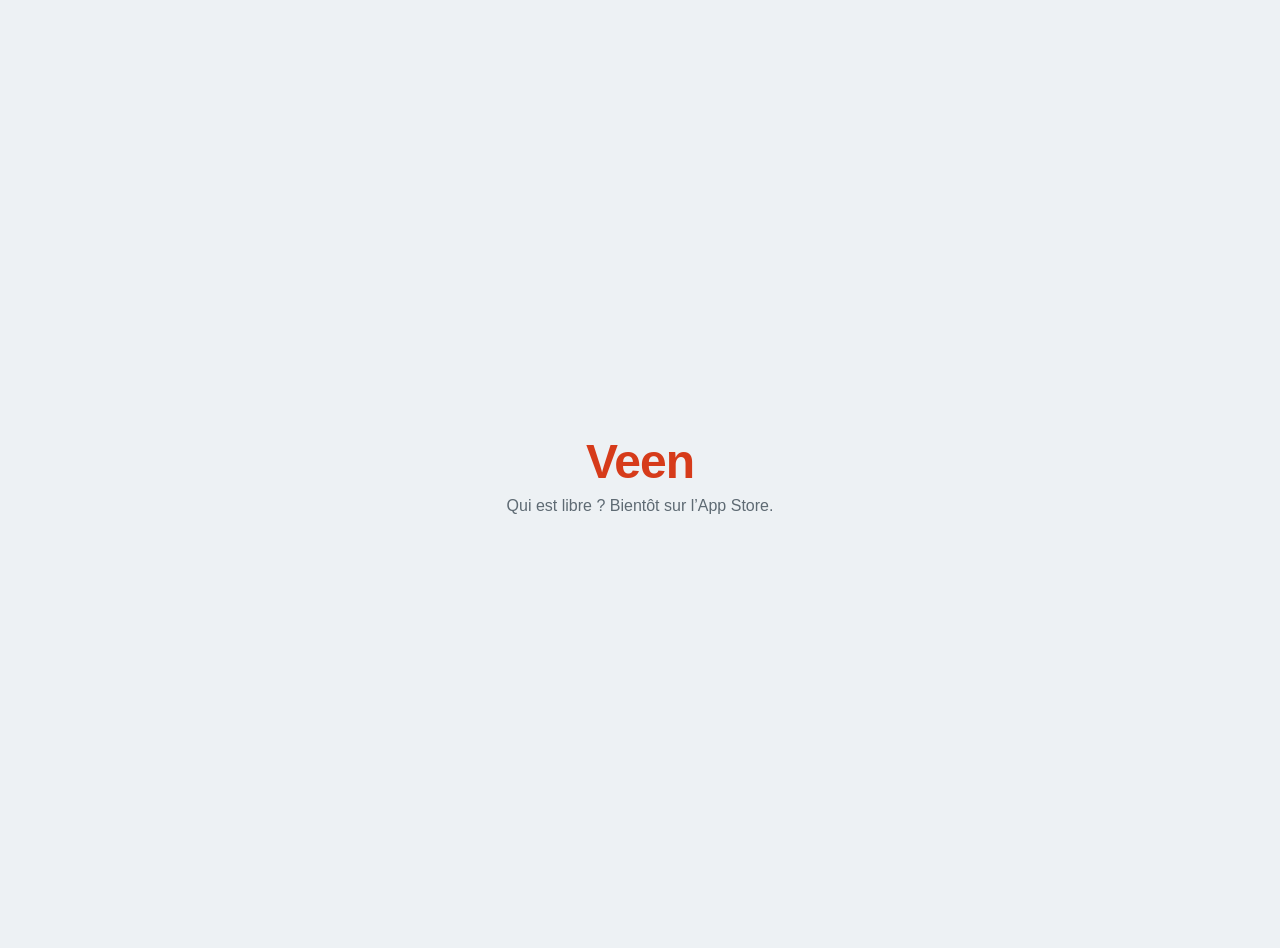
<file: index.html>
<!doctype html>
<html lang="fr">
  <head>
    <meta charset="utf-8" />
    <meta name="viewport" content="width=device-width, initial-scale=1" />
    <meta http-equiv="Content-Security-Policy" content="default-src 'none'; style-src 'unsafe-inline'" />
    <meta name="referrer" content="no-referrer" />
    <title>Veen</title>
    <style>
      body {
        margin: 0;
        min-height: 100vh;
        display: flex;
        align-items: center;
        justify-content: center;
        padding: 24px 16px;
        background: #edf1f4;
        color: #1c1b1a;
        font-family: -apple-system, BlinkMacSystemFont, 'Helvetica Neue', Helvetica, Arial,
          sans-serif;
        text-align: center;
      }
      .brand {
        font-size: 48px;
        font-weight: 800;
        letter-spacing: -1px;
        color: #d63b1a;
        margin: 0 0 8px;
      }
      p {
        color: #5e6a73;
        font-size: 16px;
        margin: 0;
      }
    </style>
  </head>
  <body>
    <main>
      <p class="brand">Veen</p>
      <p>Qui est libre ? Bientôt sur l’App Store.</p>
    </main>
  </body>
</html>
</file>
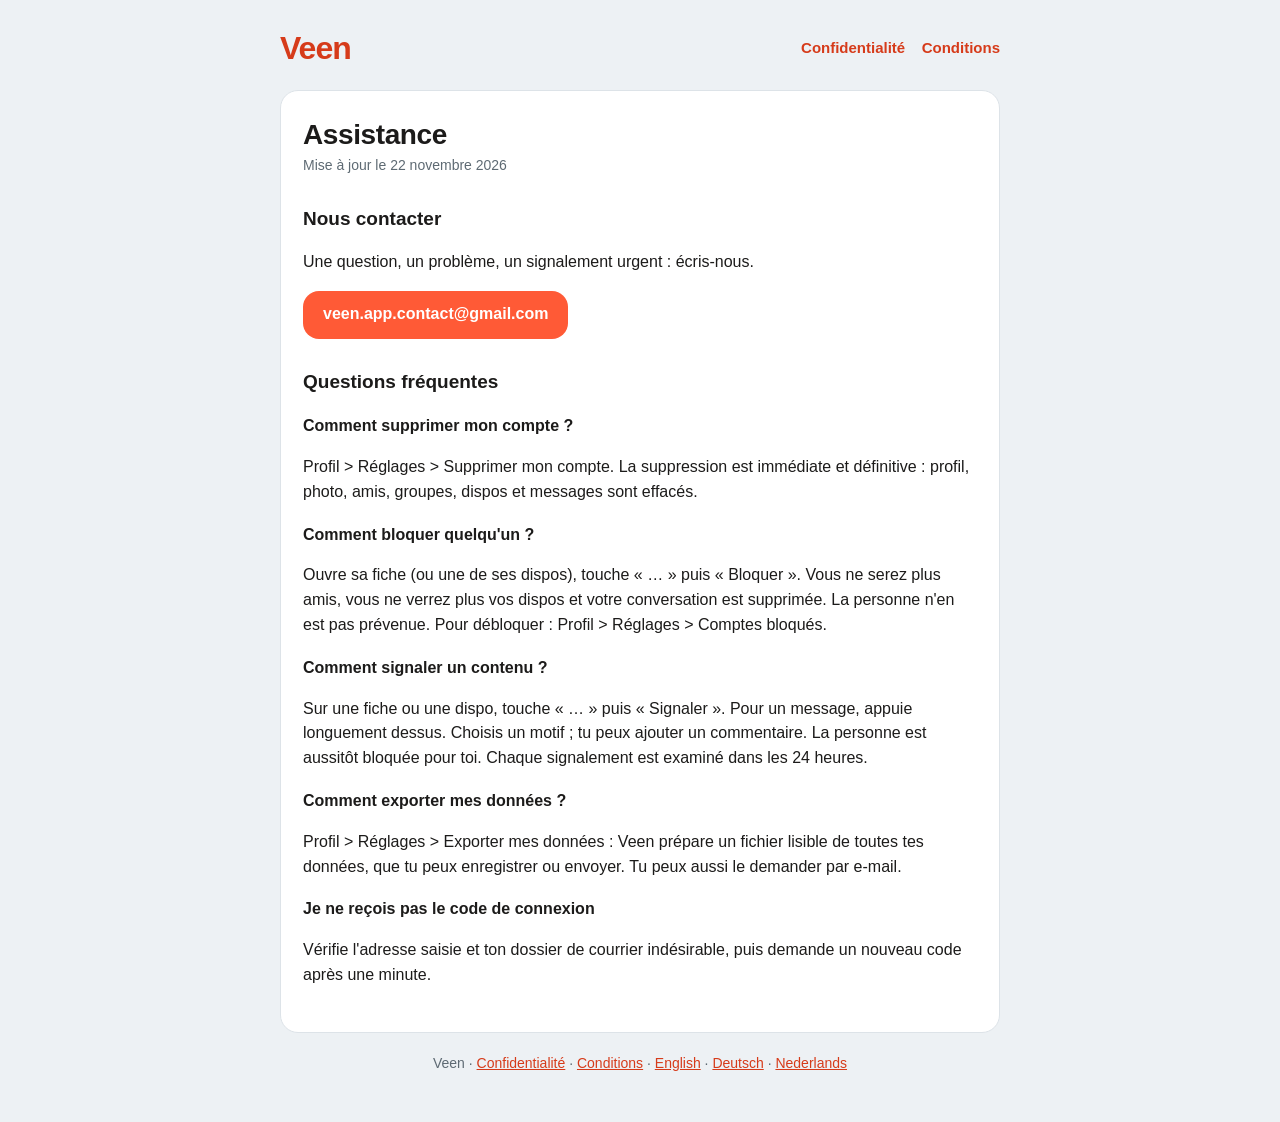
<file: assistance/index.html>
<!doctype html>
<html lang="fr">
  <head>
    <meta charset="utf-8" />
    <meta name="viewport" content="width=device-width, initial-scale=1, viewport-fit=cover" />
    <!-- Aucune ressource externe, aucun traceur : seul le style de ce site. -->
    <meta
      http-equiv="Content-Security-Policy"
      content="default-src 'none'; style-src 'self'; base-uri 'none'; form-action 'none'"
    />
    <meta name="referrer" content="no-referrer" />
    <meta name="theme-color" content="#EDF1F4" />
    <title>Assistance · Veen</title>
    <link rel="stylesheet" href="/legal.css" />
  </head>
  <body>
    <header>
      <a class="brand" href="/">Veen</a>
      <nav>
        <a href="/confidentialite/">Confidentialité</a>
        <a href="/conditions/">Conditions</a>
      </nav>
    </header>
    <main>
      <h1>Assistance</h1>
      <p class="updated">Mise à jour le 22 novembre 2026</p>

      <h2>Nous contacter</h2>
      <p>Une question, un problème, un signalement urgent : écris-nous.</p>
      <p><a class="button" href="mailto:veen.app.contact@gmail.com">veen.app.contact@gmail.com</a></p>

      <h2>Questions fréquentes</h2>

      <h3>Comment supprimer mon compte ?</h3>
      <p>
        Profil &gt; Réglages &gt; Supprimer mon compte. La suppression est immédiate et
        définitive : profil, photo, amis, groupes, dispos et messages sont effacés.
      </p>

      <h3>Comment bloquer quelqu'un ?</h3>
      <p>
        Ouvre sa fiche (ou une de ses dispos), touche « … » puis « Bloquer ». Vous ne serez plus
        amis, vous ne verrez plus vos dispos et votre conversation est supprimée. La personne n'en
        est pas prévenue. Pour débloquer : Profil &gt; Réglages &gt; Comptes bloqués.
      </p>

      <h3>Comment signaler un contenu ?</h3>
      <p>
        Sur une fiche ou une dispo, touche « … » puis « Signaler ». Pour un message, appuie
        longuement dessus. Choisis un motif ; tu peux ajouter un commentaire. La personne est
        aussitôt bloquée pour toi. Chaque signalement est examiné dans les 24 heures.
      </p>

      <h3>Comment exporter mes données ?</h3>
      <p>
        Profil &gt; Réglages &gt; Exporter mes données : Veen prépare un fichier lisible de toutes
        tes données, que tu peux enregistrer ou envoyer. Tu peux aussi le demander par e-mail.
      </p>

      <h3>Je ne reçois pas le code de connexion</h3>
      <p>
        Vérifie l'adresse saisie et ton dossier de courrier indésirable, puis demande un nouveau
        code après une minute.
      </p>
    </main>
    <footer>
      Veen · <a href="/confidentialite/">Confidentialité</a> ·
      <a href="/conditions/">Conditions</a> ·
      <a href="/en/support/" hreflang="en">English</a> · <a href="/de/support/" hreflang="de">Deutsch</a> ·
      <a href="/nl/support/" hreflang="nl">Nederlands</a>
    </footer>
  </body>
</html>
</file>
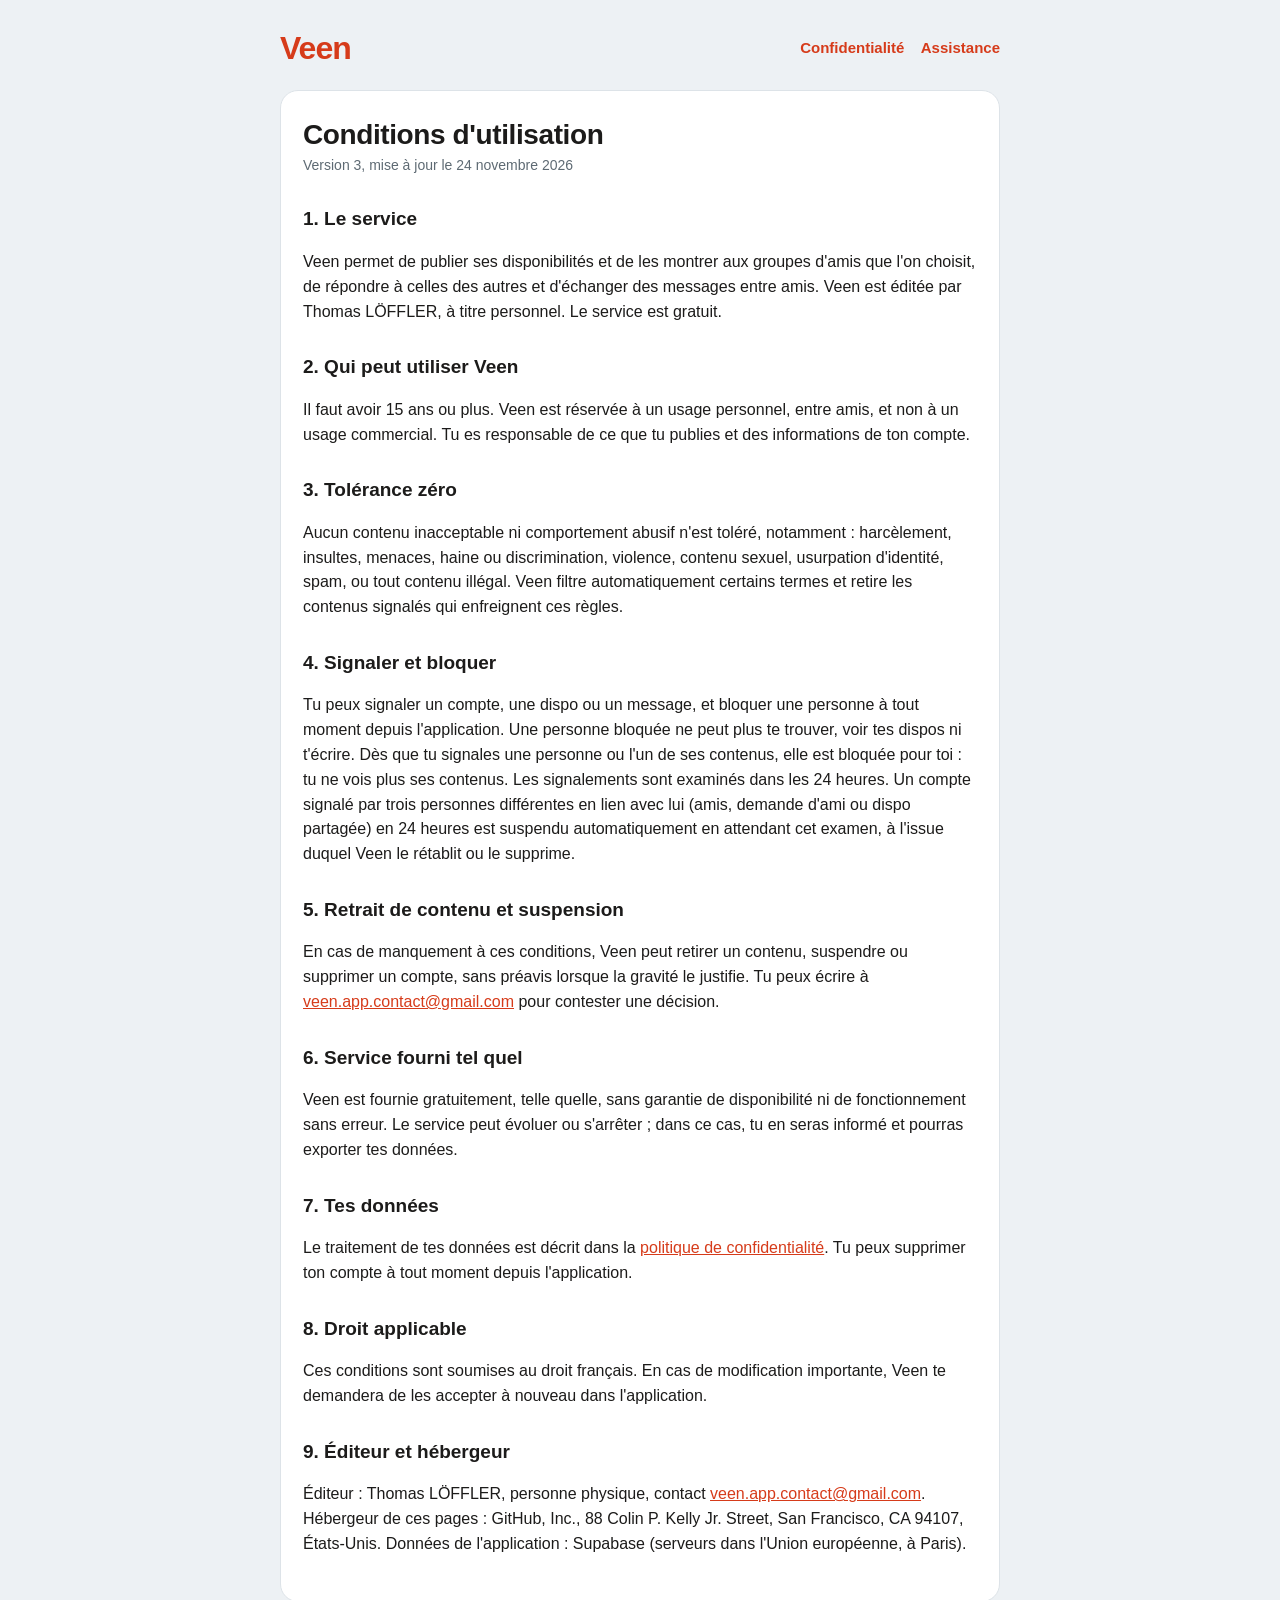
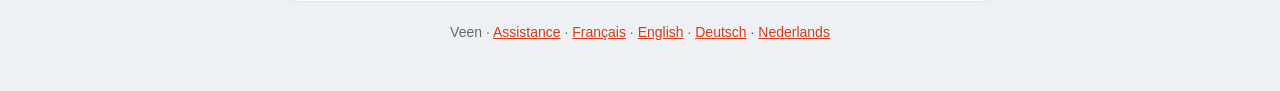
<file: conditions/index.html>
<!doctype html>
<html lang="fr">
  <head>
    <meta charset="utf-8" />
    <meta name="viewport" content="width=device-width, initial-scale=1, viewport-fit=cover" />
    <!-- Aucune ressource externe, aucun traceur : seul le style de ce site. -->
    <meta
      http-equiv="Content-Security-Policy"
      content="default-src 'none'; style-src 'self'; base-uri 'none'; form-action 'none'"
    />
    <meta name="referrer" content="no-referrer" />
    <meta name="theme-color" content="#EDF1F4" />
    <title>Conditions d'utilisation · Veen</title>
    <link rel="stylesheet" href="/legal.css" />
  </head>
  <body>
    <header>
      <a class="brand" href="/">Veen</a>
      <nav>
        <a href="/confidentialite/">Confidentialité</a>
        <a href="/assistance/">Assistance</a>
      </nav>
    </header>
    <main>
      <h1>Conditions d'utilisation</h1>
      <p class="updated">Version 3, mise à jour le 24 novembre 2026</p>

      <h2>1. Le service</h2>
      <p>
        Veen permet de publier ses disponibilités et de les montrer aux groupes d'amis que l'on
        choisit, de répondre à celles des autres et d'échanger des messages entre amis. Veen est
        éditée par Thomas LÖFFLER, à titre personnel. Le service
        est gratuit.
      </p>

      <h2>2. Qui peut utiliser Veen</h2>
      <p>
        Il faut avoir 15 ans ou plus. Veen est réservée à un usage personnel, entre amis, et non
        à un usage commercial. Tu es responsable de ce que tu publies et des informations de ton
        compte.
      </p>

      <h2>3. Tolérance zéro</h2>
      <p>
        Aucun contenu inacceptable ni comportement abusif n'est toléré, notamment : harcèlement,
        insultes, menaces, haine ou discrimination, violence, contenu sexuel, usurpation
        d'identité, spam, ou tout contenu illégal. Veen filtre automatiquement certains termes et
        retire les contenus signalés qui enfreignent ces règles.
      </p>

      <h2>4. Signaler et bloquer</h2>
      <p>
        Tu peux signaler un compte, une dispo ou un message, et bloquer une personne à tout
        moment depuis l'application. Une personne bloquée ne peut plus te trouver, voir tes dispos
        ni t'écrire. Dès que tu signales une personne ou l'un de ses contenus, elle est bloquée
        pour toi : tu ne vois plus ses contenus. Les signalements sont examinés dans les 24 heures.
        Un compte signalé par trois personnes différentes en lien avec lui (amis, demande d'ami
        ou dispo partagée) en 24 heures est suspendu automatiquement en attendant cet examen, à
        l'issue duquel Veen le rétablit ou le supprime.
      </p>

      <h2>5. Retrait de contenu et suspension</h2>
      <p>
        En cas de manquement à ces conditions, Veen peut retirer un contenu, suspendre ou
        supprimer un compte, sans préavis lorsque la gravité le justifie. Tu peux écrire à
        <a href="mailto:veen.app.contact@gmail.com">veen.app.contact@gmail.com</a> pour contester
        une décision.
      </p>

      <h2>6. Service fourni tel quel</h2>
      <p>
        Veen est fournie gratuitement, telle quelle, sans garantie de disponibilité ni de
        fonctionnement sans erreur. Le service peut évoluer ou s'arrêter ; dans ce cas, tu en
        seras informé et pourras exporter tes données.
      </p>

      <h2>7. Tes données</h2>
      <p>
        Le traitement de tes données est décrit dans la
        <a href="/confidentialite/">politique de confidentialité</a>. Tu peux supprimer ton compte
        à tout moment depuis l'application.
      </p>

      <h2>8. Droit applicable</h2>
      <p>
        Ces conditions sont soumises au droit français. En cas de modification importante, Veen te
        demandera de les accepter à nouveau dans l'application.
      </p>

      <h2>9. Éditeur et hébergeur</h2>
      <p>
        Éditeur : Thomas LÖFFLER, personne physique, contact
        <a href="mailto:veen.app.contact@gmail.com">veen.app.contact@gmail.com</a>. Hébergeur de
        ces pages : GitHub, Inc., 88 Colin P. Kelly Jr. Street, San Francisco, CA 94107,
        États-Unis. Données de l'application : Supabase (serveurs dans l'Union européenne, à
        Paris).
      </p>
    </main>
    <footer>Veen · <a href="/assistance/">Assistance</a> · <a href="/confidentialite/" hreflang="fr">Français</a> · <a href="/en/privacy/" hreflang="en">English</a> · <a href="/de/privacy/" hreflang="de">Deutsch</a> · <a href="/nl/privacy/" hreflang="nl">Nederlands</a></footer>
  </body>
</html>
</file>
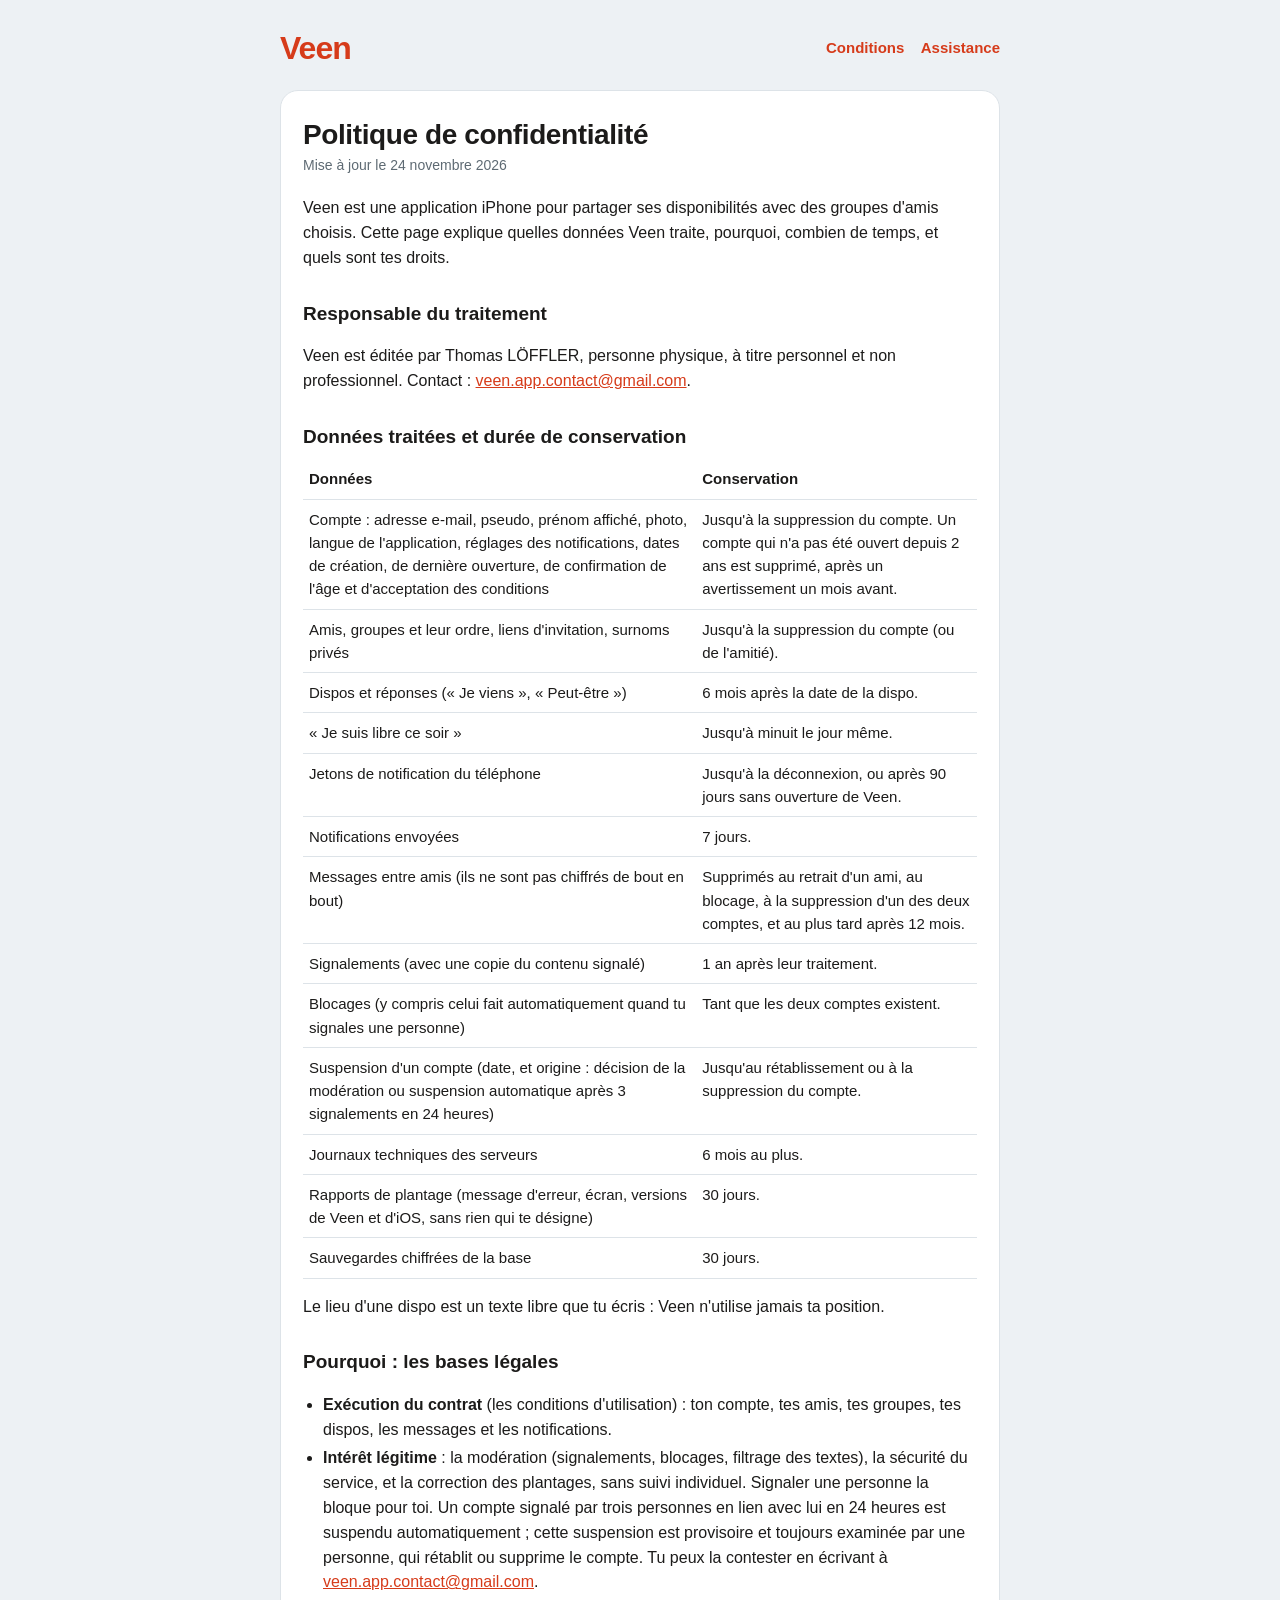
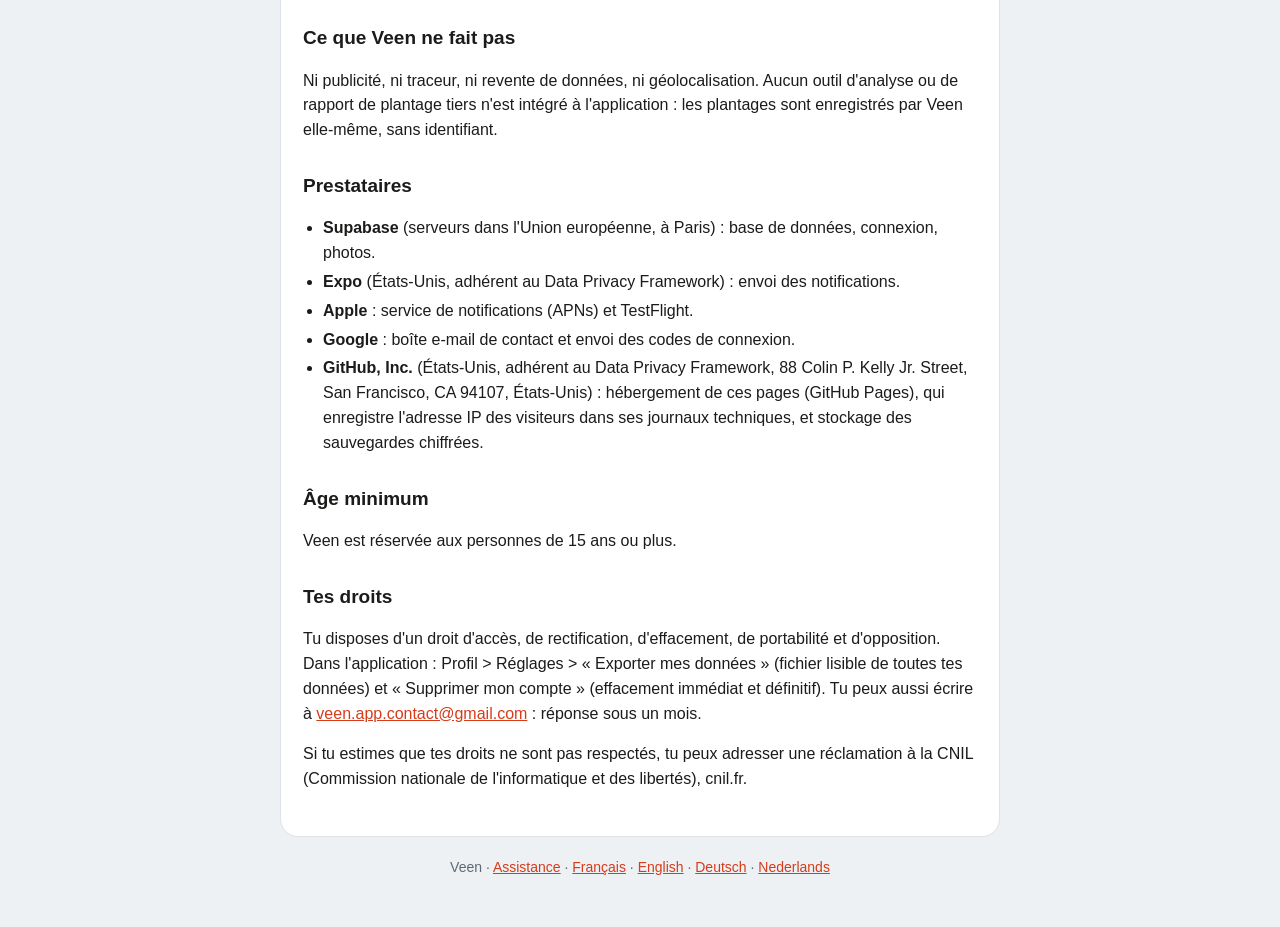
<file: confidentialite/index.html>
<!doctype html>
<html lang="fr">
  <head>
    <meta charset="utf-8" />
    <meta name="viewport" content="width=device-width, initial-scale=1, viewport-fit=cover" />
    <!-- Aucune ressource externe, aucun traceur : seul le style de ce site. -->
    <meta
      http-equiv="Content-Security-Policy"
      content="default-src 'none'; style-src 'self'; base-uri 'none'; form-action 'none'"
    />
    <meta name="referrer" content="no-referrer" />
    <meta name="theme-color" content="#EDF1F4" />
    <title>Politique de confidentialité · Veen</title>
    <link rel="stylesheet" href="/legal.css" />
  </head>
  <body>
    <header>
      <a class="brand" href="/">Veen</a>
      <nav>
        <a href="/conditions/">Conditions</a>
        <a href="/assistance/">Assistance</a>
      </nav>
    </header>
    <main>
      <h1>Politique de confidentialité</h1>
      <p class="updated">Mise à jour le 24 novembre 2026</p>

      <p>
        Veen est une application iPhone pour partager ses disponibilités avec des groupes d'amis
        choisis. Cette page explique quelles données Veen traite, pourquoi, combien de temps, et
        quels sont tes droits.
      </p>

      <h2>Responsable du traitement</h2>
      <p>
        Veen est éditée par Thomas LÖFFLER, personne physique,
        à titre personnel et non professionnel. Contact :
        <a href="mailto:veen.app.contact@gmail.com">veen.app.contact@gmail.com</a>.
      </p>

      <h2>Données traitées et durée de conservation</h2>
      <table>
        <thead>
          <tr>
            <th>Données</th>
            <th>Conservation</th>
          </tr>
        </thead>
        <tbody>
          <tr>
            <td>
              Compte : adresse e-mail, pseudo, prénom affiché, photo, langue de l'application,
              réglages des notifications, dates de création, de dernière ouverture, de
              confirmation de l'âge et d'acceptation des conditions
            </td>
            <td>
              Jusqu'à la suppression du compte. Un compte qui n'a pas été ouvert depuis 2 ans
              est supprimé, après un avertissement un mois avant.
            </td>
          </tr>
          <tr>
            <td>Amis, groupes et leur ordre, liens d'invitation, surnoms privés</td>
            <td>Jusqu'à la suppression du compte (ou de l'amitié).</td>
          </tr>
          <tr>
            <td>Dispos et réponses (« Je viens », « Peut-être »)</td>
            <td>6 mois après la date de la dispo.</td>
          </tr>
          <tr>
            <td>« Je suis libre ce soir »</td>
            <td>Jusqu'à minuit le jour même.</td>
          </tr>
          <tr>
            <td>Jetons de notification du téléphone</td>
            <td>Jusqu'à la déconnexion, ou après 90 jours sans ouverture de Veen.</td>
          </tr>
          <tr>
            <td>Notifications envoyées</td>
            <td>7 jours.</td>
          </tr>
          <tr>
            <td>Messages entre amis (ils ne sont pas chiffrés de bout en bout)</td>
            <td>
              Supprimés au retrait d'un ami, au blocage, à la suppression d'un des deux comptes,
              et au plus tard après 12 mois.
            </td>
          </tr>
          <tr>
            <td>Signalements (avec une copie du contenu signalé)</td>
            <td>1 an après leur traitement.</td>
          </tr>
          <tr>
            <td>Blocages (y compris celui fait automatiquement quand tu signales une personne)</td>
            <td>Tant que les deux comptes existent.</td>
          </tr>
          <tr>
            <td>
              Suspension d'un compte (date, et origine : décision de la modération ou suspension
              automatique après 3 signalements en 24 heures)
            </td>
            <td>Jusqu'au rétablissement ou à la suppression du compte.</td>
          </tr>
          <tr>
            <td>Journaux techniques des serveurs</td>
            <td>6 mois au plus.</td>
          </tr>
          <tr>
            <td>
              Rapports de plantage (message d'erreur, écran, versions de Veen et d'iOS, sans rien
              qui te désigne)
            </td>
            <td>30 jours.</td>
          </tr>
          <tr>
            <td>Sauvegardes chiffrées de la base</td>
            <td>30 jours.</td>
          </tr>
        </tbody>
      </table>
      <p>
        Le lieu d'une dispo est un texte libre que tu écris : Veen n'utilise jamais ta position.
      </p>

      <h2>Pourquoi : les bases légales</h2>
      <ul>
        <li>
          <strong>Exécution du contrat</strong> (les conditions d'utilisation) : ton compte, tes
          amis, tes groupes, tes dispos, les messages et les notifications.
        </li>
        <li>
          <strong>Intérêt légitime</strong> : la modération (signalements, blocages, filtrage
          des textes), la sécurité du service, et la correction des plantages, sans suivi
          individuel. Signaler une personne la bloque pour toi. Un compte signalé par trois
          personnes en lien avec lui en 24 heures est suspendu automatiquement ; cette suspension
          est provisoire et toujours examinée par une personne, qui rétablit ou supprime le compte.
          Tu peux la contester en écrivant à
          <a href="mailto:veen.app.contact@gmail.com">veen.app.contact@gmail.com</a>.
        </li>
      </ul>

      <h2>Ce que Veen ne fait pas</h2>
      <p>
        Ni publicité, ni traceur, ni revente de données, ni géolocalisation. Aucun outil
        d'analyse ou de rapport de plantage tiers n'est intégré à l'application : les plantages
        sont enregistrés par Veen elle-même, sans identifiant.
      </p>

      <h2>Prestataires</h2>
      <ul>
        <li>
          <strong>Supabase</strong> (serveurs dans l'Union européenne, à Paris) : base de
          données, connexion, photos.
        </li>
        <li>
          <strong>Expo</strong> (États-Unis, adhérent au Data Privacy Framework) : envoi des
          notifications.
        </li>
        <li><strong>Apple</strong> : service de notifications (APNs) et TestFlight.</li>
        <li><strong>Google</strong> : boîte e-mail de contact et envoi des codes de connexion.</li>
        <li>
          <strong>GitHub, Inc.</strong> (États-Unis, adhérent au Data Privacy Framework,
          88 Colin P. Kelly Jr. Street, San Francisco, CA 94107, États-Unis) : hébergement de ces pages (GitHub Pages), qui enregistre
          l'adresse IP des visiteurs dans ses journaux techniques, et stockage des sauvegardes
          chiffrées.
        </li>
      </ul>

      <h2>Âge minimum</h2>
      <p>Veen est réservée aux personnes de 15 ans ou plus.</p>

      <h2>Tes droits</h2>
      <p>
        Tu disposes d'un droit d'accès, de rectification, d'effacement, de portabilité et
        d'opposition. Dans l'application : Profil &gt; Réglages &gt; « Exporter mes données »
        (fichier lisible de toutes tes données) et « Supprimer mon compte » (effacement
        immédiat et définitif). Tu peux aussi écrire à
        <a href="mailto:veen.app.contact@gmail.com">veen.app.contact@gmail.com</a> : réponse sous
        un mois.
      </p>
      <p>
        Si tu estimes que tes droits ne sont pas respectés, tu peux adresser une réclamation à la
        CNIL (Commission nationale de l'informatique et des libertés), cnil.fr.
      </p>
    </main>
    <footer>Veen · <a href="/assistance/">Assistance</a> · <a href="/confidentialite/" hreflang="fr">Français</a> · <a href="/en/privacy/" hreflang="en">English</a> · <a href="/de/privacy/" hreflang="de">Deutsch</a> · <a href="/nl/privacy/" hreflang="nl">Nederlands</a></footer>
  </body>
</html>
</file>
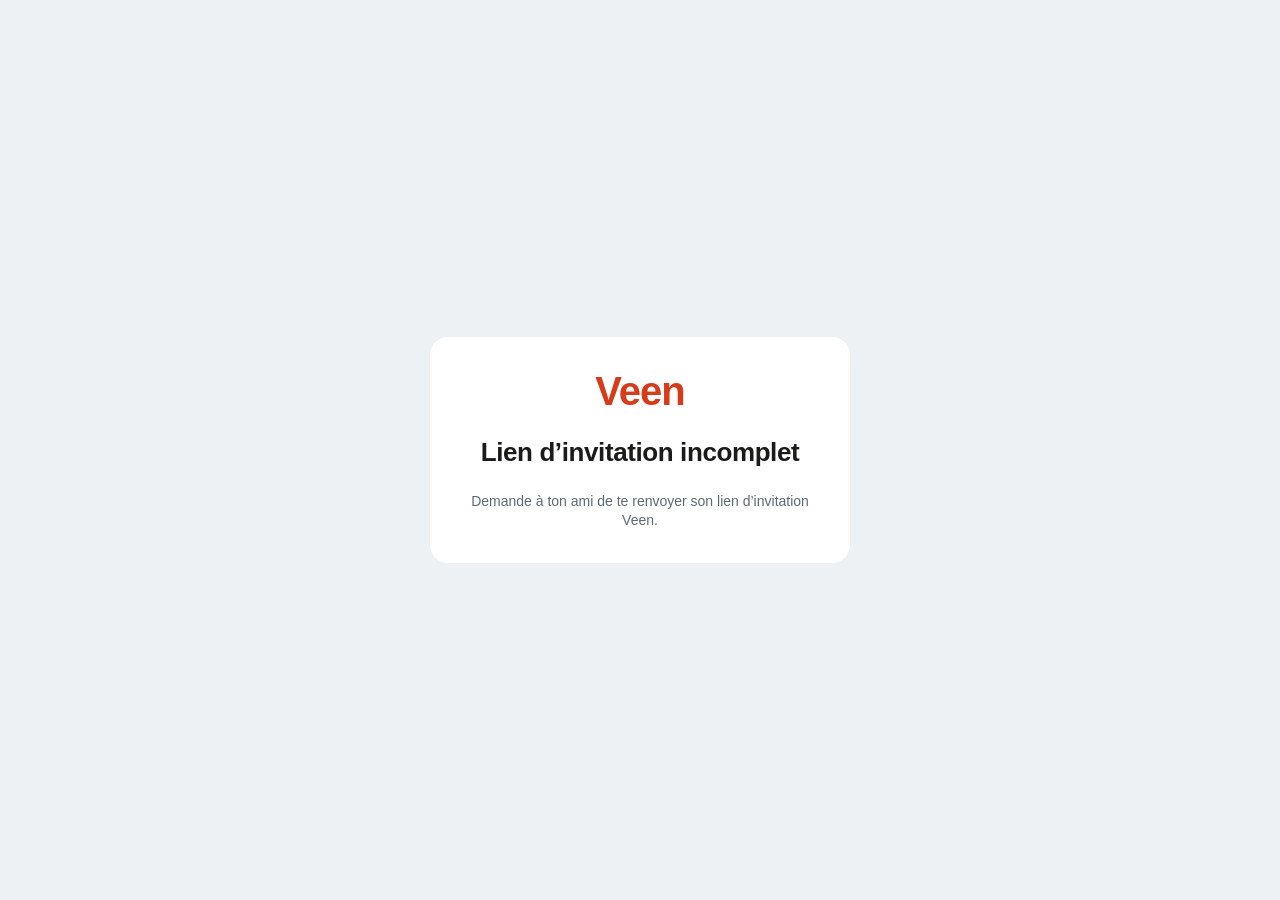
<file: i/index.html>
<!doctype html>
<html lang="fr">
  <head>
    <meta charset="utf-8" />
    <meta name="viewport" content="width=device-width, initial-scale=1, viewport-fit=cover" />
    <!-- Aucune ressource externe, aucun appel réseau : le pseudo est lu dans le « # » du lien,
         que le navigateur n'envoie jamais au serveur. -->
    <meta
      http-equiv="Content-Security-Policy"
      content="default-src 'none'; style-src 'unsafe-inline'; script-src 'unsafe-inline'; base-uri 'none'; form-action 'none'"
    />
    <meta name="referrer" content="no-referrer" />
    <meta name="robots" content="noindex" />
    <meta name="theme-color" content="#EDF1F4" />
    <title>Invitation Veen</title>
    <style>
      :root {
        --brume: #edf1f4;
        --card: #ffffff;
        --ink: #1c1b1a;
        --muted: #5e6a73;
        --line: #dde3e8;
        --braise: #ff5a36;
        --braise-strong: #d63b1a;
        --on-braise: #ffffff;
      }
      * {
        box-sizing: border-box;
      }
      body {
        margin: 0;
        min-height: 100vh;
        display: flex;
        align-items: center;
        justify-content: center;
        padding: 24px 16px;
        background: var(--brume);
        color: var(--ink);
        font-family: -apple-system, BlinkMacSystemFont, 'Helvetica Neue', Helvetica, Arial,
          sans-serif;
        -webkit-text-size-adjust: 100%;
      }
      main {
        width: 100%;
        max-width: 420px;
        background: var(--card);
        border-radius: 18px;
        padding: 32px 24px;
        text-align: center;
      }
      .brand {
        font-size: 40px;
        font-weight: 800;
        letter-spacing: -1px;
        color: var(--braise-strong);
        margin: 0 0 24px;
      }
      h1 {
        font-size: 26px;
        font-weight: 800;
        letter-spacing: -0.4px;
        line-height: 1.15;
        margin: 0 0 24px;
        overflow-wrap: anywhere;
      }
      .button {
        display: flex;
        align-items: center;
        justify-content: center;
        min-height: 52px;
        border-radius: 16px;
        font-size: 17px;
        font-weight: 700;
        text-decoration: none;
        margin-top: 12px;
      }
      .primary {
        background: var(--braise);
        color: var(--on-braise);
      }
      .primary:active {
        opacity: 0.8;
      }
      .disabled {
        background: var(--brume);
        color: var(--muted);
        border: 1px solid var(--line);
      }
      .hint {
        font-size: 14px;
        line-height: 1.4;
        color: var(--muted);
        margin: 24px 0 0;
      }
      [hidden] {
        display: none !important;
      }
    </style>
  </head>
  <body>
    <main>
      <p class="brand">Veen</p>

      <section id="invitation" hidden>
        <h1 id="title"></h1>
        <a id="open" class="button primary" href="veen://">Ouvrir dans Veen</a>
        <span class="button disabled" role="link" aria-disabled="true">
          App Store · Bientôt disponible
        </span>
        <p id="hint" class="hint"></p>
      </section>

      <section id="invalid" hidden>
        <h1>Lien d’invitation incomplet</h1>
        <p class="hint">Demande à ton ami de te renvoyer son lien d’invitation Veen.</p>
      </section>
    </main>

    <script>
      // Lien : https://veen-app.github.io/i/#<pseudo>. Mêmes règles qu'un pseudo Veen :
      // 3 à 20 caractères, lettres sans accent, chiffres, point, tiret bas.
      (function () {
        var PSEUDO = /^[A-Za-z0-9._]{3,20}$/;

        function readPseudo() {
          var raw = window.location.hash.slice(1);
          try {
            raw = decodeURIComponent(raw);
          } catch (e) {
            return null;
          }
          raw = raw.trim().replace(/^@/, '');
          return PSEUDO.test(raw) ? raw : null;
        }

        function render() {
          var pseudo = readPseudo();
          document.getElementById('invitation').hidden = pseudo === null;
          document.getElementById('invalid').hidden = pseudo !== null;
          if (pseudo === null) {
            document.title = 'Invitation Veen';
            return;
          }
          document.title = pseudo + ' t’invite sur Veen';
          document.getElementById('title').textContent = pseudo + ' t’invite sur Veen';
          document.getElementById('open').href = 'veen://ami/' + pseudo;
          document.getElementById('hint').textContent =
            'Après l’installation, cherche ' + pseudo + ' dans Groupes > Ajouter un ami.';
        }

        render();
        window.addEventListener('hashchange', render);
      })();
    </script>
  </body>
</html>
</file>
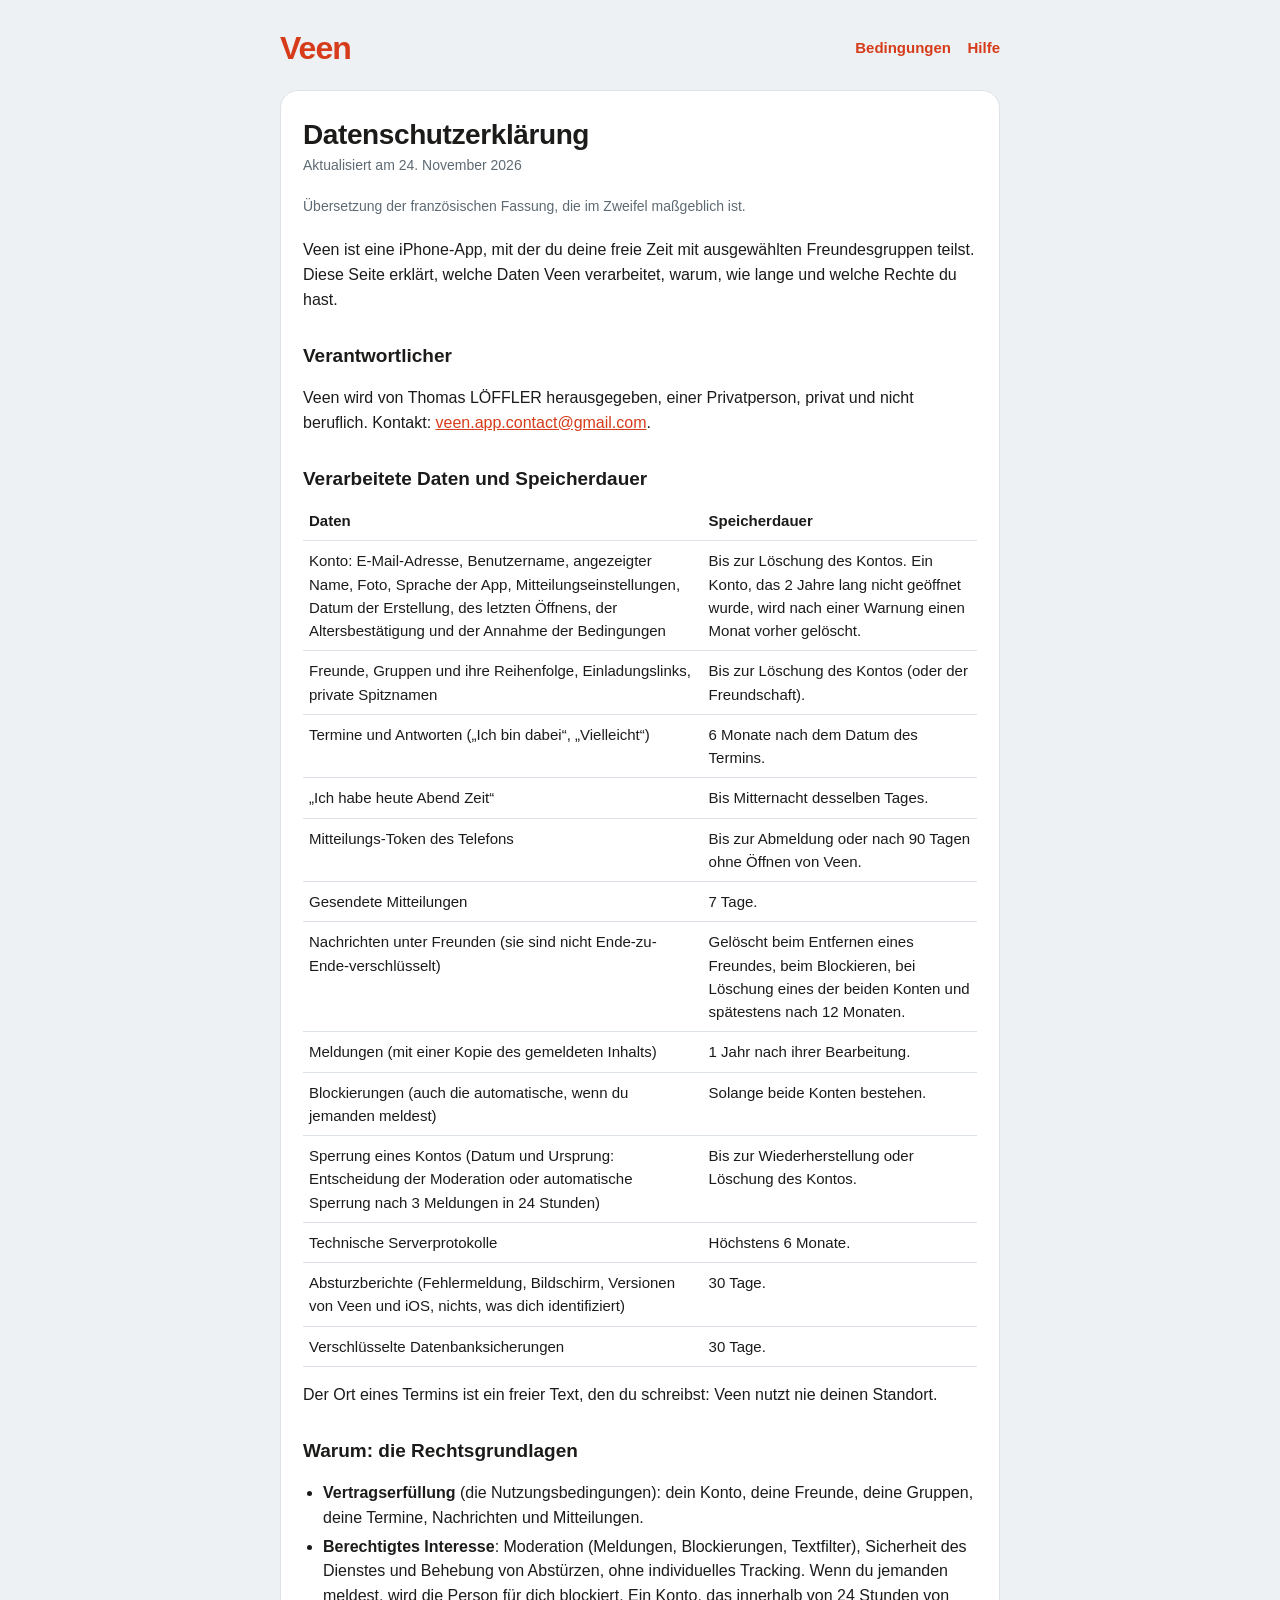
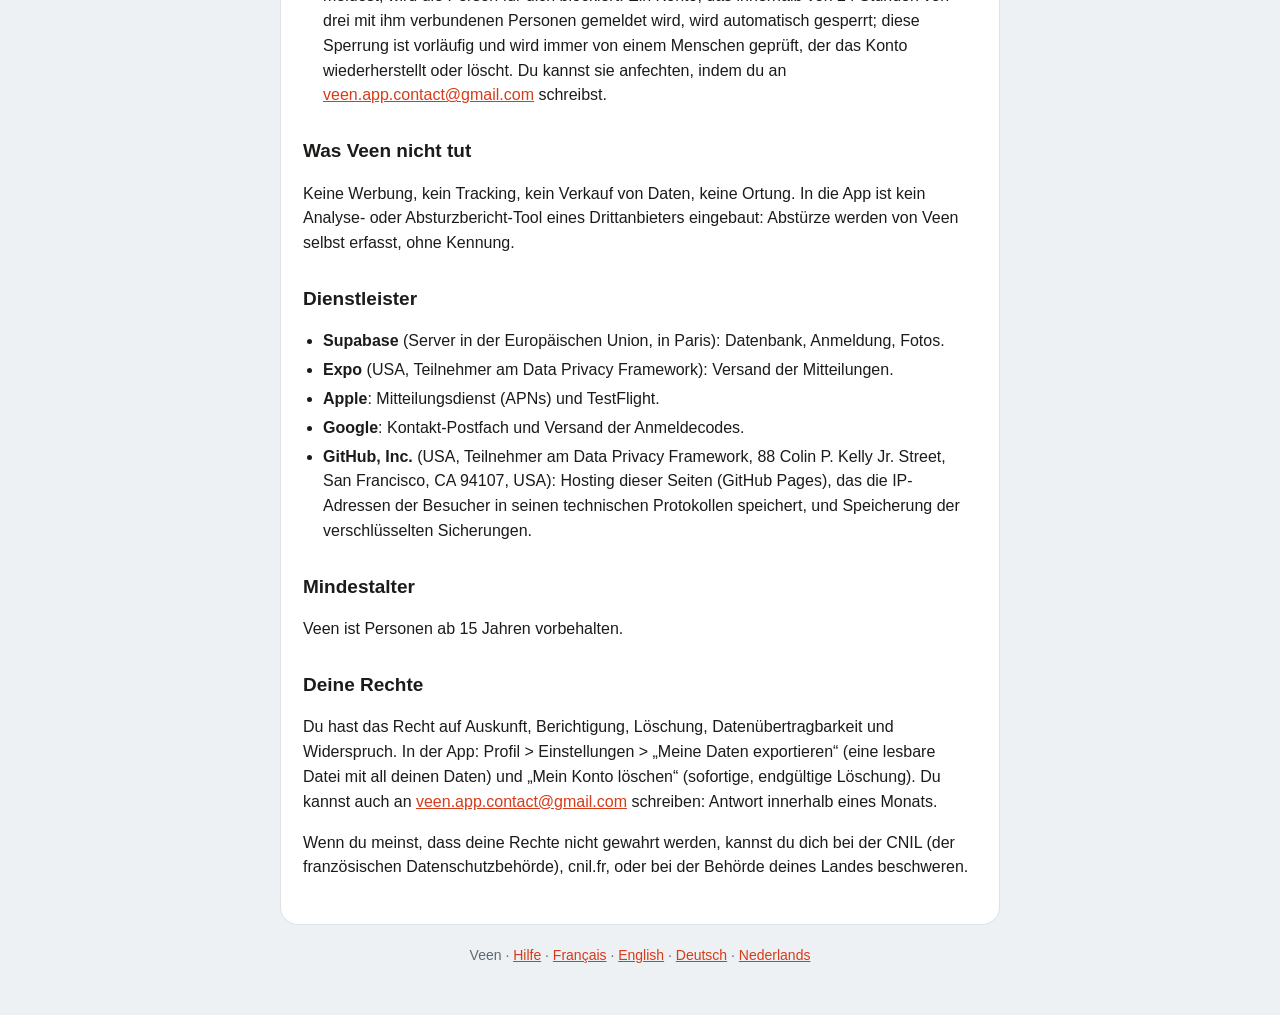
<file: de/privacy/index.html>
<!doctype html>
<html lang="de">
  <head>
    <meta charset="utf-8" />
    <meta name="viewport" content="width=device-width, initial-scale=1, viewport-fit=cover" />
    <meta
      http-equiv="Content-Security-Policy"
      content="default-src 'none'; style-src 'self'; base-uri 'none'; form-action 'none'"
    />
    <meta name="referrer" content="no-referrer" />
    <meta name="theme-color" content="#EDF1F4" />
    <title>Datenschutzerklärung · Veen</title>
    <link rel="stylesheet" href="/legal.css" />
  </head>
  <body>
    <header>
      <a class="brand" href="/">Veen</a>
      <nav>
        <a href="/de/terms/">Bedingungen</a>
        <a href="/de/support/">Hilfe</a>
      </nav>
    </header>
    <main>
      <h1>Datenschutzerklärung</h1>
      <p class="updated">Aktualisiert am 24. November 2026</p>
      <p class="updated">Übersetzung der französischen Fassung, die im Zweifel maßgeblich ist.</p>

      <p>
        Veen ist eine iPhone-App, mit der du deine freie Zeit mit ausgewählten Freundesgruppen
        teilst. Diese Seite erklärt, welche Daten Veen verarbeitet, warum, wie lange und welche
        Rechte du hast.
      </p>

      <h2>Verantwortlicher</h2>
      <p>
        Veen wird von Thomas LÖFFLER herausgegeben, einer Privatperson, privat und nicht beruflich.
        Kontakt: <a href="mailto:veen.app.contact@gmail.com">veen.app.contact@gmail.com</a>.
      </p>

      <h2>Verarbeitete Daten und Speicherdauer</h2>
      <table>
        <thead><tr><th>Daten</th><th>Speicherdauer</th></tr></thead>
        <tbody>
          <tr><td>Konto: E-Mail-Adresse, Benutzername, angezeigter Name, Foto, Sprache der App, Mitteilungseinstellungen, Datum der Erstellung, des letzten Öffnens, der Altersbestätigung und der Annahme der Bedingungen</td><td>Bis zur Löschung des Kontos. Ein Konto, das 2 Jahre lang nicht geöffnet wurde, wird nach einer Warnung einen Monat vorher gelöscht.</td></tr>
          <tr><td>Freunde, Gruppen und ihre Reihenfolge, Einladungslinks, private Spitznamen</td><td>Bis zur Löschung des Kontos (oder der Freundschaft).</td></tr>
          <tr><td>Termine und Antworten („Ich bin dabei“, „Vielleicht“)</td><td>6 Monate nach dem Datum des Termins.</td></tr>
          <tr><td>„Ich habe heute Abend Zeit“</td><td>Bis Mitternacht desselben Tages.</td></tr>
          <tr><td>Mitteilungs-Token des Telefons</td><td>Bis zur Abmeldung oder nach 90 Tagen ohne Öffnen von Veen.</td></tr>
          <tr><td>Gesendete Mitteilungen</td><td>7 Tage.</td></tr>
          <tr><td>Nachrichten unter Freunden (sie sind nicht Ende-zu-Ende-verschlüsselt)</td><td>Gelöscht beim Entfernen eines Freundes, beim Blockieren, bei Löschung eines der beiden Konten und spätestens nach 12 Monaten.</td></tr>
          <tr><td>Meldungen (mit einer Kopie des gemeldeten Inhalts)</td><td>1 Jahr nach ihrer Bearbeitung.</td></tr>
          <tr><td>Blockierungen (auch die automatische, wenn du jemanden meldest)</td><td>Solange beide Konten bestehen.</td></tr>
          <tr><td>Sperrung eines Kontos (Datum und Ursprung: Entscheidung der Moderation oder automatische Sperrung nach 3 Meldungen in 24 Stunden)</td><td>Bis zur Wiederherstellung oder Löschung des Kontos.</td></tr>
          <tr><td>Technische Serverprotokolle</td><td>Höchstens 6 Monate.</td></tr>
          <tr><td>Absturzberichte (Fehlermeldung, Bildschirm, Versionen von Veen und iOS, nichts, was dich identifiziert)</td><td>30 Tage.</td></tr>
          <tr><td>Verschlüsselte Datenbanksicherungen</td><td>30 Tage.</td></tr>
        </tbody>
      </table>
      <p>Der Ort eines Termins ist ein freier Text, den du schreibst: Veen nutzt nie deinen Standort.</p>

      <h2>Warum: die Rechtsgrundlagen</h2>
      <ul>
        <li><strong>Vertragserfüllung</strong> (die Nutzungsbedingungen): dein Konto, deine Freunde, deine Gruppen, deine Termine, Nachrichten und Mitteilungen.</li>
        <li><strong>Berechtigtes Interesse</strong>: Moderation (Meldungen, Blockierungen, Textfilter), Sicherheit des Dienstes und Behebung von Abstürzen, ohne individuelles Tracking. Wenn du jemanden meldest, wird die Person für dich blockiert. Ein Konto, das innerhalb von 24 Stunden von drei mit ihm verbundenen Personen gemeldet wird, wird automatisch gesperrt; diese Sperrung ist vorläufig und wird immer von einem Menschen geprüft, der das Konto wiederherstellt oder löscht. Du kannst sie anfechten, indem du an <a href="mailto:veen.app.contact@gmail.com">veen.app.contact@gmail.com</a> schreibst.</li>
      </ul>

      <h2>Was Veen nicht tut</h2>
      <p>
        Keine Werbung, kein Tracking, kein Verkauf von Daten, keine Ortung. In die App ist kein
        Analyse- oder Absturzbericht-Tool eines Drittanbieters eingebaut: Abstürze werden von
        Veen selbst erfasst, ohne Kennung.
      </p>

      <h2>Dienstleister</h2>
      <ul>
        <li><strong>Supabase</strong> (Server in der Europäischen Union, in Paris): Datenbank, Anmeldung, Fotos.</li>
        <li><strong>Expo</strong> (USA, Teilnehmer am Data Privacy Framework): Versand der Mitteilungen.</li>
        <li><strong>Apple</strong>: Mitteilungsdienst (APNs) und TestFlight.</li>
        <li><strong>Google</strong>: Kontakt-Postfach und Versand der Anmeldecodes.</li>
        <li><strong>GitHub, Inc.</strong> (USA, Teilnehmer am Data Privacy Framework, 88 Colin P. Kelly Jr. Street, San Francisco, CA 94107, USA): Hosting dieser Seiten (GitHub Pages), das die IP-Adressen der Besucher in seinen technischen Protokollen speichert, und Speicherung der verschlüsselten Sicherungen.</li>
      </ul>

      <h2>Mindestalter</h2>
      <p>Veen ist Personen ab 15 Jahren vorbehalten.</p>

      <h2>Deine Rechte</h2>
      <p>
        Du hast das Recht auf Auskunft, Berichtigung, Löschung, Datenübertragbarkeit und
        Widerspruch. In der App: Profil &gt; Einstellungen &gt; „Meine Daten exportieren“ (eine
        lesbare Datei mit all deinen Daten) und „Mein Konto löschen“ (sofortige, endgültige
        Löschung). Du kannst auch an <a href="mailto:veen.app.contact@gmail.com">veen.app.contact@gmail.com</a> schreiben: Antwort innerhalb eines Monats.
      </p>
      <p>
        Wenn du meinst, dass deine Rechte nicht gewahrt werden, kannst du dich bei der CNIL (der
        französischen Datenschutzbehörde), cnil.fr, oder bei der Behörde deines Landes
        beschweren.
      </p>
    </main>
    <footer>Veen · <a href="/de/support/">Hilfe</a> · <a href="/confidentialite/" hreflang="fr">Français</a> · <a href="/en/privacy/" hreflang="en">English</a> · <a href="/de/privacy/" hreflang="de">Deutsch</a> · <a href="/nl/privacy/" hreflang="nl">Nederlands</a></footer>
  </body>
</html>
</file>
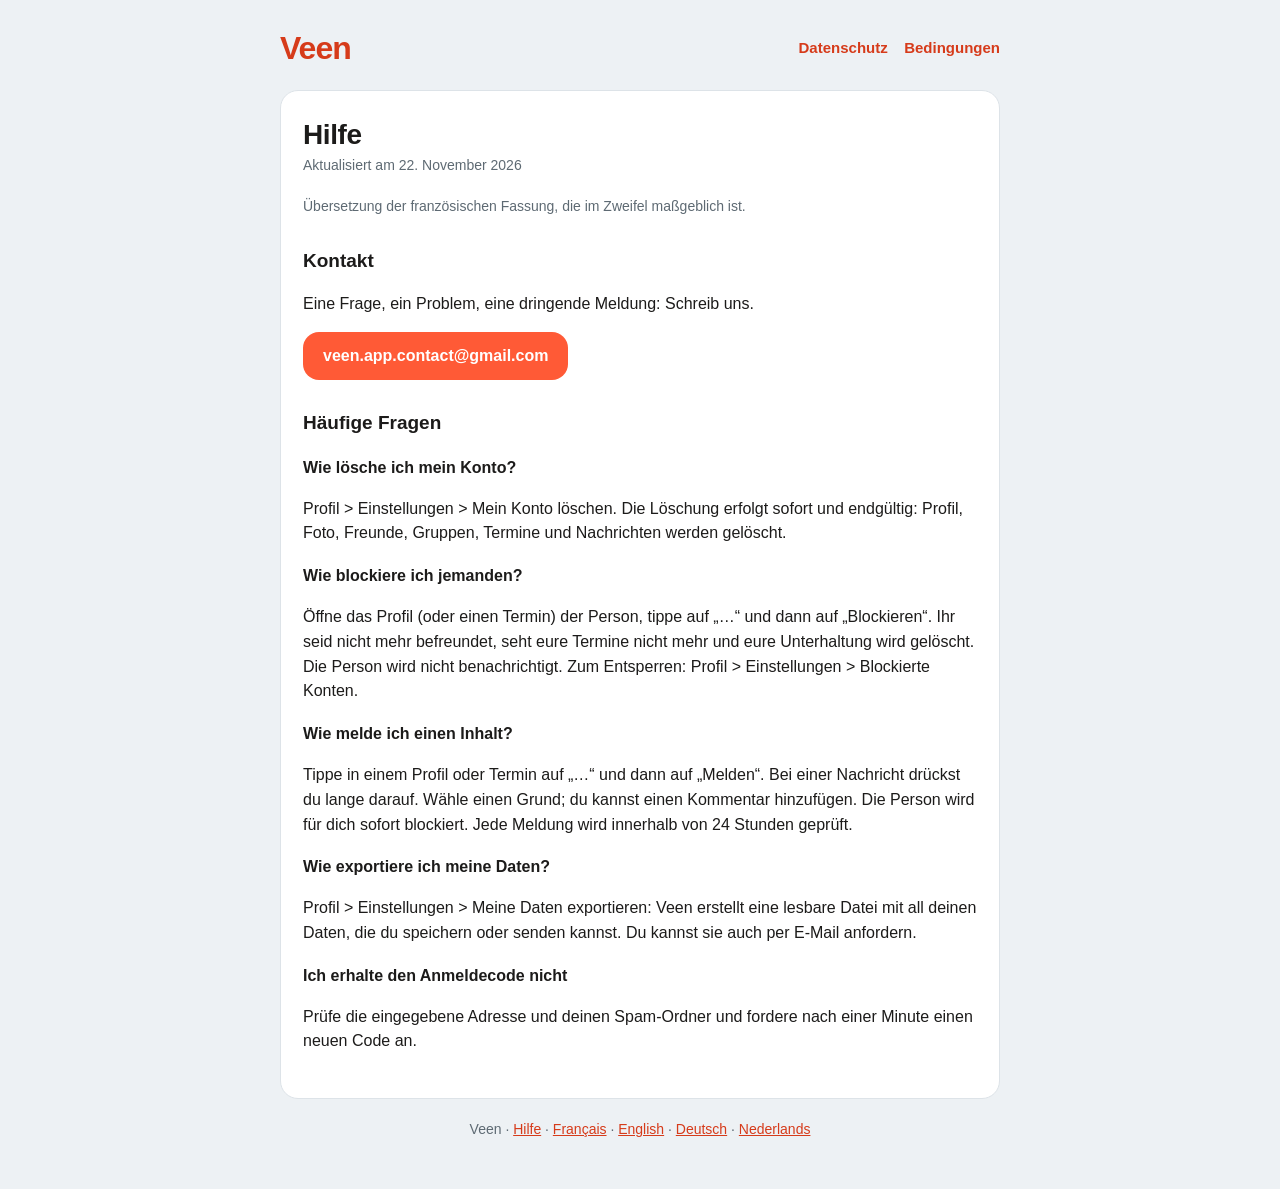
<file: de/support/index.html>
<!doctype html>
<html lang="de">
  <head>
    <meta charset="utf-8" />
    <meta name="viewport" content="width=device-width, initial-scale=1, viewport-fit=cover" />
    <meta
      http-equiv="Content-Security-Policy"
      content="default-src 'none'; style-src 'self'; base-uri 'none'; form-action 'none'"
    />
    <meta name="referrer" content="no-referrer" />
    <meta name="theme-color" content="#EDF1F4" />
    <title>Hilfe · Veen</title>
    <link rel="stylesheet" href="/legal.css" />
  </head>
  <body>
    <header>
      <a class="brand" href="/">Veen</a>
      <nav>
        <a href="/de/privacy/">Datenschutz</a>
        <a href="/de/terms/">Bedingungen</a>
      </nav>
    </header>
    <main>
      <h1>Hilfe</h1>
      <p class="updated">Aktualisiert am 22. November 2026</p>
      <p class="updated">Übersetzung der französischen Fassung, die im Zweifel maßgeblich ist.</p>

      <h2>Kontakt</h2>
      <p>Eine Frage, ein Problem, eine dringende Meldung: Schreib uns.</p>
      <p><a class="button" href="mailto:veen.app.contact@gmail.com">veen.app.contact@gmail.com</a></p>

      <h2>Häufige Fragen</h2>

      <h3>Wie lösche ich mein Konto?</h3>
      <p>
        Profil &gt; Einstellungen &gt; Mein Konto löschen. Die Löschung erfolgt sofort und
        endgültig: Profil, Foto, Freunde, Gruppen, Termine und Nachrichten werden gelöscht.
      </p>

      <h3>Wie blockiere ich jemanden?</h3>
      <p>
        Öffne das Profil (oder einen Termin) der Person, tippe auf „…“ und dann auf
        „Blockieren“. Ihr seid nicht mehr befreundet, seht eure Termine nicht mehr und eure
        Unterhaltung wird gelöscht. Die Person wird nicht benachrichtigt. Zum Entsperren:
        Profil &gt; Einstellungen &gt; Blockierte Konten.
      </p>

      <h3>Wie melde ich einen Inhalt?</h3>
      <p>
        Tippe in einem Profil oder Termin auf „…“ und dann auf „Melden“. Bei einer Nachricht
        drückst du lange darauf. Wähle einen Grund; du kannst einen Kommentar hinzufügen. Die
        Person wird für dich sofort blockiert. Jede Meldung wird innerhalb von 24 Stunden geprüft.
      </p>

      <h3>Wie exportiere ich meine Daten?</h3>
      <p>
        Profil &gt; Einstellungen &gt; Meine Daten exportieren: Veen erstellt eine lesbare Datei
        mit all deinen Daten, die du speichern oder senden kannst. Du kannst sie auch per E-Mail
        anfordern.
      </p>

      <h3>Ich erhalte den Anmeldecode nicht</h3>
      <p>
        Prüfe die eingegebene Adresse und deinen Spam-Ordner und fordere nach einer Minute einen
        neuen Code an.
      </p>
    </main>
    <footer>Veen · <a href="/de/support/">Hilfe</a> · <a href="/confidentialite/" hreflang="fr">Français</a> · <a href="/en/privacy/" hreflang="en">English</a> · <a href="/de/privacy/" hreflang="de">Deutsch</a> · <a href="/nl/privacy/" hreflang="nl">Nederlands</a></footer>
  </body>
</html>
</file>
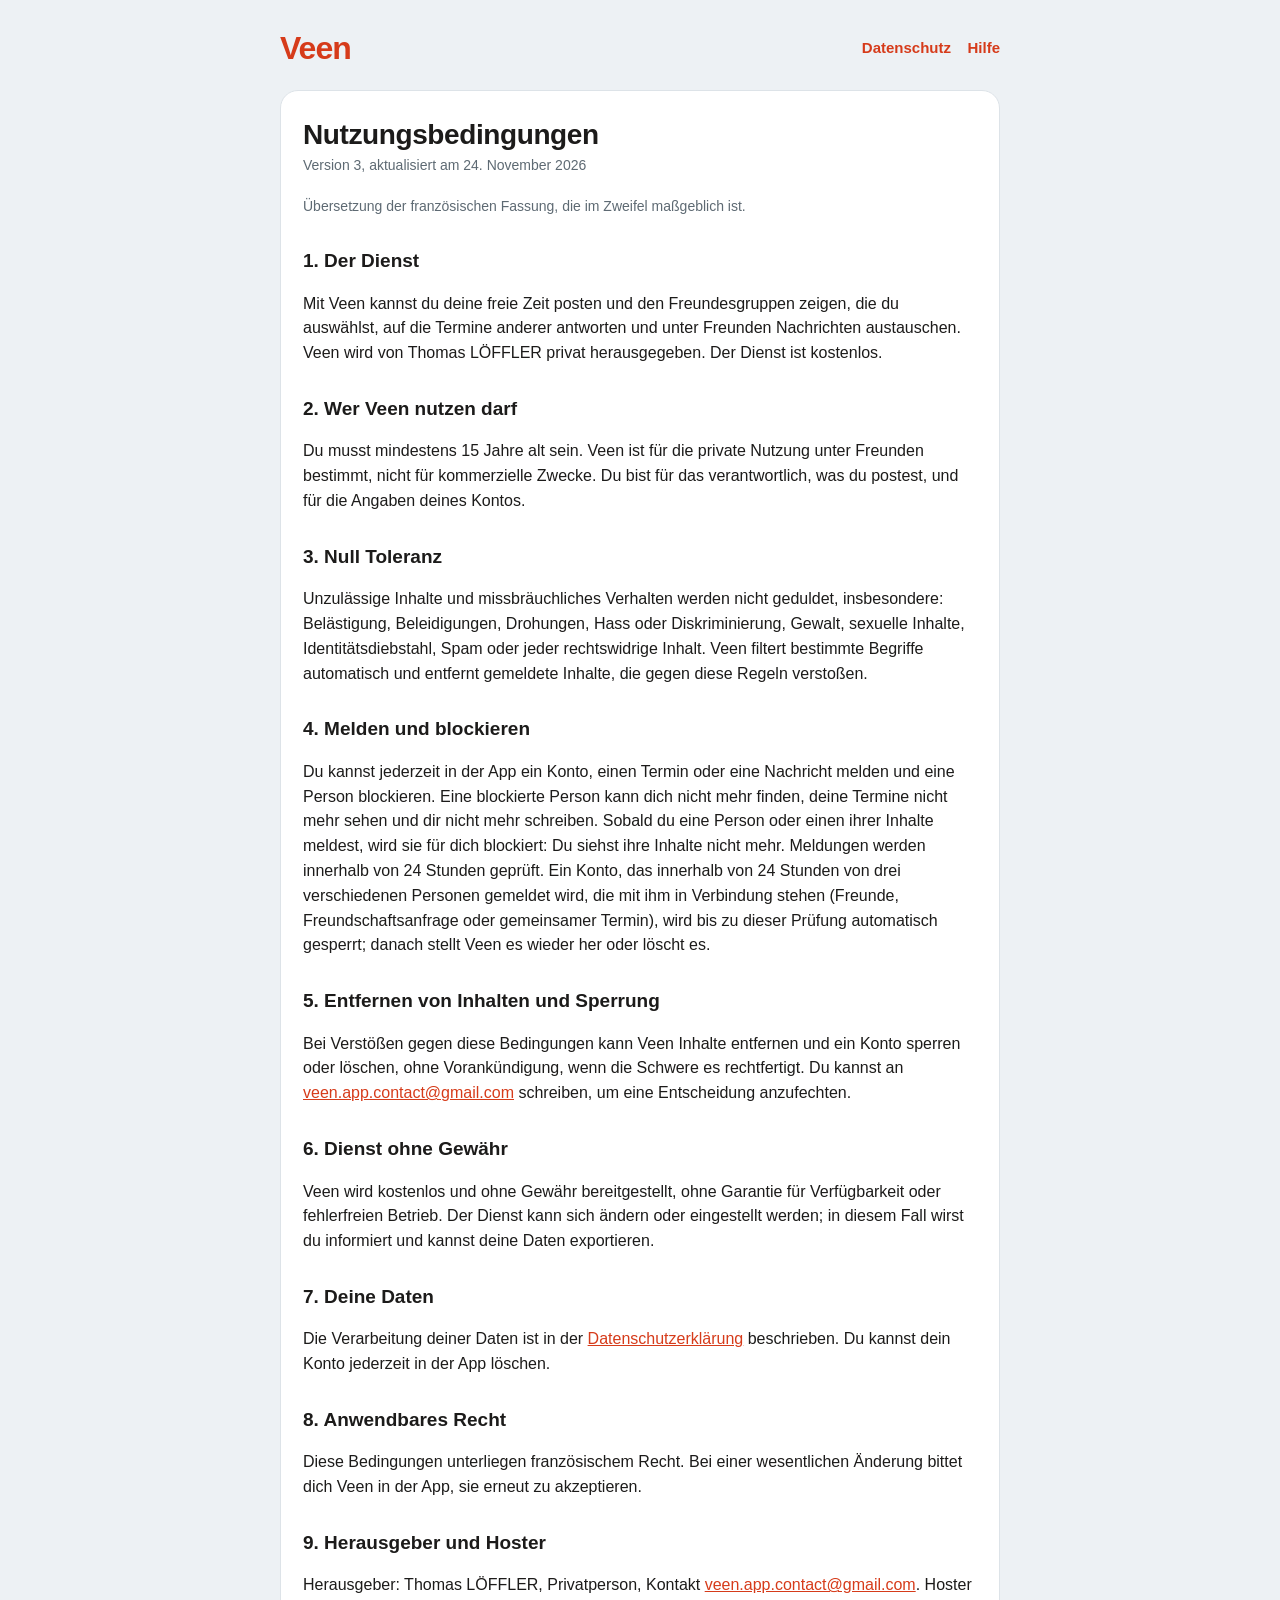
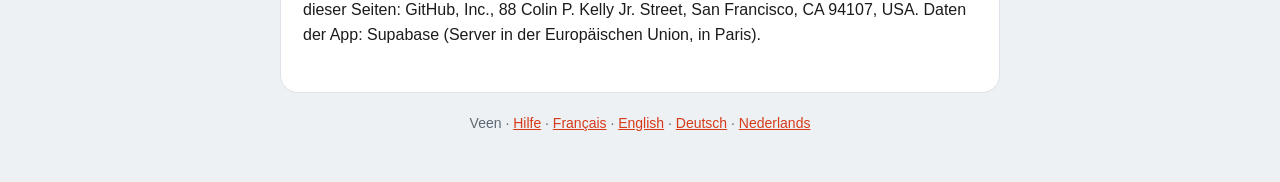
<file: de/terms/index.html>
<!doctype html>
<html lang="de">
  <head>
    <meta charset="utf-8" />
    <meta name="viewport" content="width=device-width, initial-scale=1, viewport-fit=cover" />
    <meta
      http-equiv="Content-Security-Policy"
      content="default-src 'none'; style-src 'self'; base-uri 'none'; form-action 'none'"
    />
    <meta name="referrer" content="no-referrer" />
    <meta name="theme-color" content="#EDF1F4" />
    <title>Nutzungsbedingungen · Veen</title>
    <link rel="stylesheet" href="/legal.css" />
  </head>
  <body>
    <header>
      <a class="brand" href="/">Veen</a>
      <nav>
        <a href="/de/privacy/">Datenschutz</a>
        <a href="/de/support/">Hilfe</a>
      </nav>
    </header>
    <main>
      <h1>Nutzungsbedingungen</h1>
      <p class="updated">Version 3, aktualisiert am 24. November 2026</p>
      <p class="updated">Übersetzung der französischen Fassung, die im Zweifel maßgeblich ist.</p>

      <h2>1. Der Dienst</h2>
      <p>
        Mit Veen kannst du deine freie Zeit posten und den Freundesgruppen zeigen, die du
        auswählst, auf die Termine anderer antworten und unter Freunden Nachrichten austauschen.
        Veen wird von Thomas LÖFFLER privat herausgegeben. Der Dienst ist kostenlos.
      </p>

      <h2>2. Wer Veen nutzen darf</h2>
      <p>
        Du musst mindestens 15 Jahre alt sein. Veen ist für die private Nutzung unter Freunden
        bestimmt, nicht für kommerzielle Zwecke. Du bist für das verantwortlich, was du postest,
        und für die Angaben deines Kontos.
      </p>

      <h2>3. Null Toleranz</h2>
      <p>
        Unzulässige Inhalte und missbräuchliches Verhalten werden nicht geduldet, insbesondere:
        Belästigung, Beleidigungen, Drohungen, Hass oder Diskriminierung, Gewalt, sexuelle
        Inhalte, Identitätsdiebstahl, Spam oder jeder rechtswidrige Inhalt. Veen filtert
        bestimmte Begriffe automatisch und entfernt gemeldete Inhalte, die gegen diese Regeln
        verstoßen.
      </p>

      <h2>4. Melden und blockieren</h2>
      <p>
        Du kannst jederzeit in der App ein Konto, einen Termin oder eine Nachricht melden und
        eine Person blockieren. Eine blockierte Person kann dich nicht mehr finden, deine Termine
        nicht mehr sehen und dir nicht mehr schreiben. Sobald du eine Person oder einen ihrer
        Inhalte meldest, wird sie für dich blockiert: Du siehst ihre Inhalte nicht mehr. Meldungen
        werden innerhalb von 24 Stunden geprüft. Ein Konto, das innerhalb von 24 Stunden von drei
        verschiedenen Personen gemeldet wird, die mit ihm in Verbindung stehen (Freunde,
        Freundschaftsanfrage oder gemeinsamer Termin), wird bis zu dieser Prüfung automatisch
        gesperrt; danach stellt Veen es wieder her oder löscht es.
      </p>

      <h2>5. Entfernen von Inhalten und Sperrung</h2>
      <p>
        Bei Verstößen gegen diese Bedingungen kann Veen Inhalte entfernen und ein Konto sperren
        oder löschen, ohne Vorankündigung, wenn die Schwere es rechtfertigt. Du kannst an <a href="mailto:veen.app.contact@gmail.com">veen.app.contact@gmail.com</a>
        schreiben, um eine Entscheidung anzufechten.
      </p>

      <h2>6. Dienst ohne Gewähr</h2>
      <p>
        Veen wird kostenlos und ohne Gewähr bereitgestellt, ohne Garantie für Verfügbarkeit oder
        fehlerfreien Betrieb. Der Dienst kann sich ändern oder eingestellt werden; in diesem Fall
        wirst du informiert und kannst deine Daten exportieren.
      </p>

      <h2>7. Deine Daten</h2>
      <p>
        Die Verarbeitung deiner Daten ist in der <a href="/de/privacy/">Datenschutzerklärung</a>
        beschrieben. Du kannst dein Konto jederzeit in der App löschen.
      </p>

      <h2>8. Anwendbares Recht</h2>
      <p>
        Diese Bedingungen unterliegen französischem Recht. Bei einer wesentlichen Änderung bittet
        dich Veen in der App, sie erneut zu akzeptieren.
      </p>

      <h2>9. Herausgeber und Hoster</h2>
      <p>
        Herausgeber: Thomas LÖFFLER, Privatperson, Kontakt
        <a href="mailto:veen.app.contact@gmail.com">veen.app.contact@gmail.com</a>. Hoster dieser
        Seiten: GitHub, Inc., 88 Colin P. Kelly Jr. Street, San Francisco, CA 94107, USA. Daten
        der App: Supabase (Server in der Europäischen Union, in Paris).
      </p>
    </main>
    <footer>Veen · <a href="/de/support/">Hilfe</a> · <a href="/confidentialite/" hreflang="fr">Français</a> · <a href="/en/privacy/" hreflang="en">English</a> · <a href="/de/privacy/" hreflang="de">Deutsch</a> · <a href="/nl/privacy/" hreflang="nl">Nederlands</a></footer>
  </body>
</html>
</file>
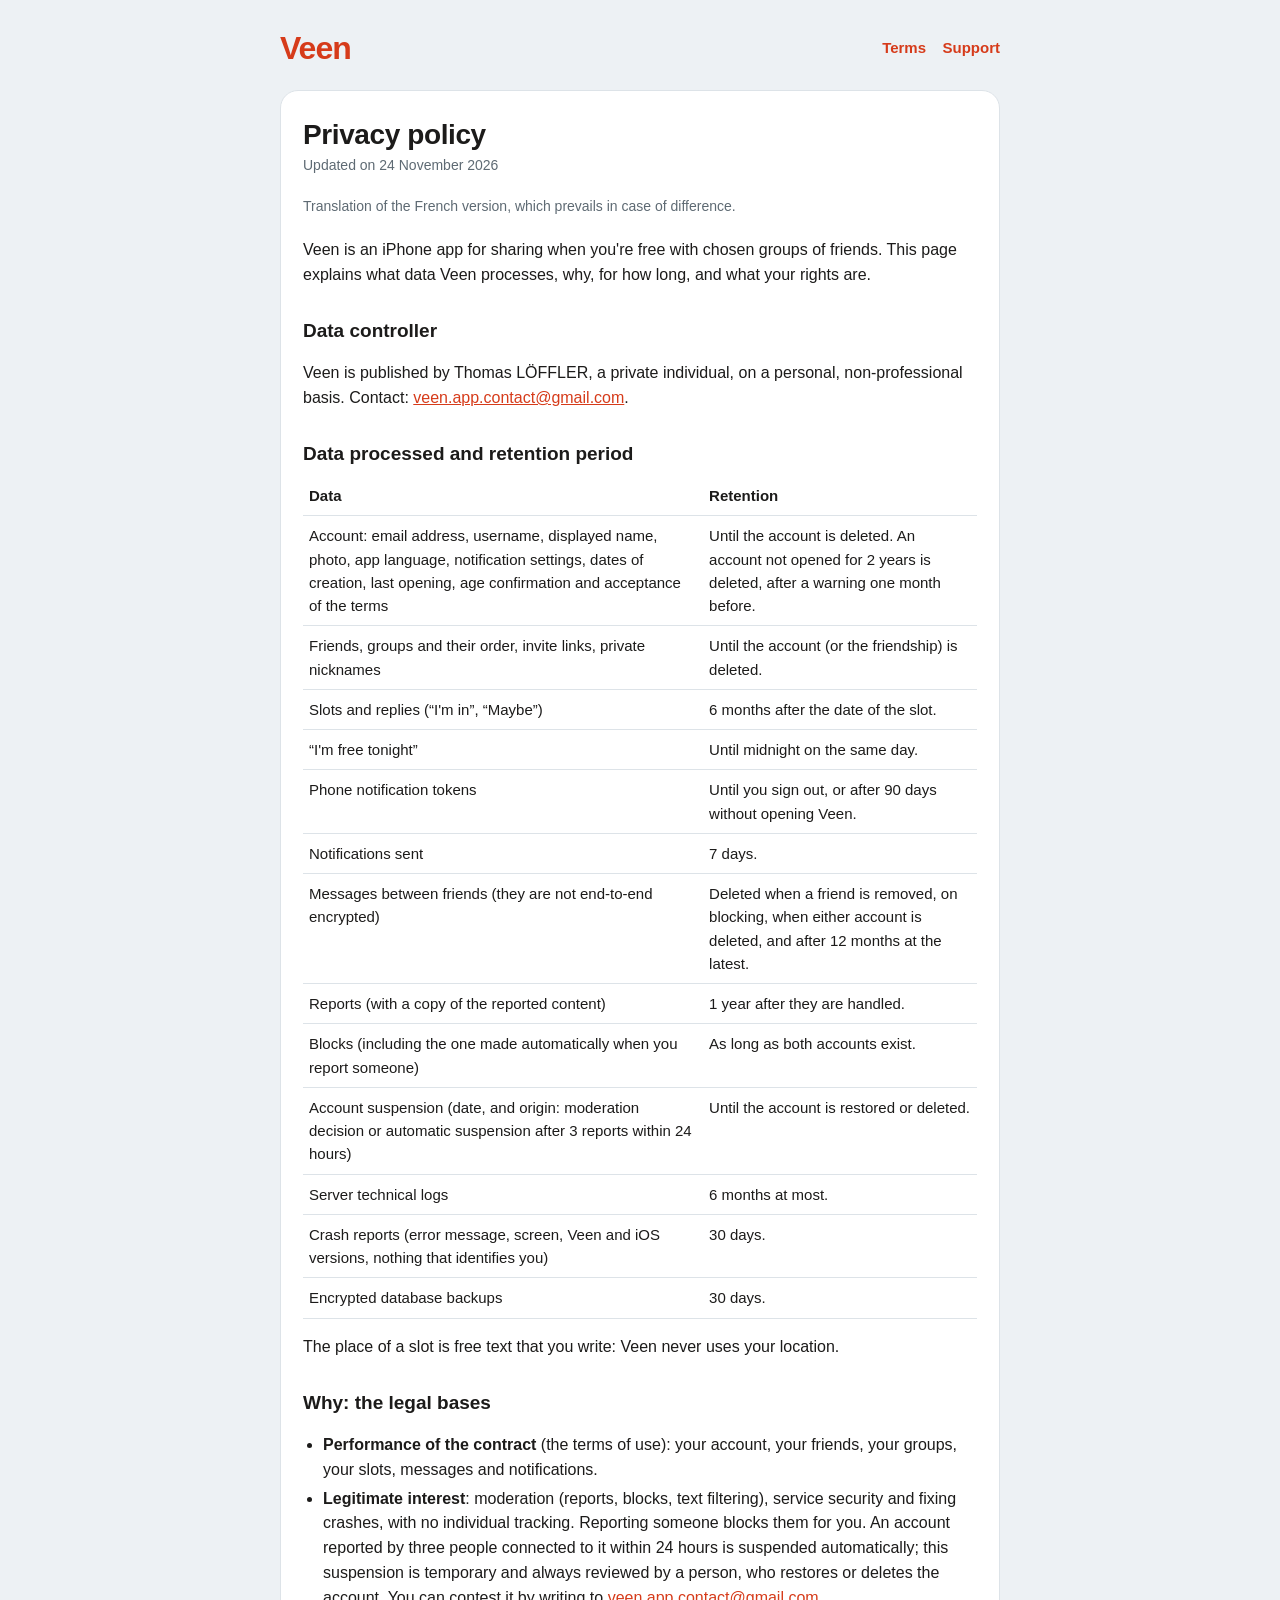
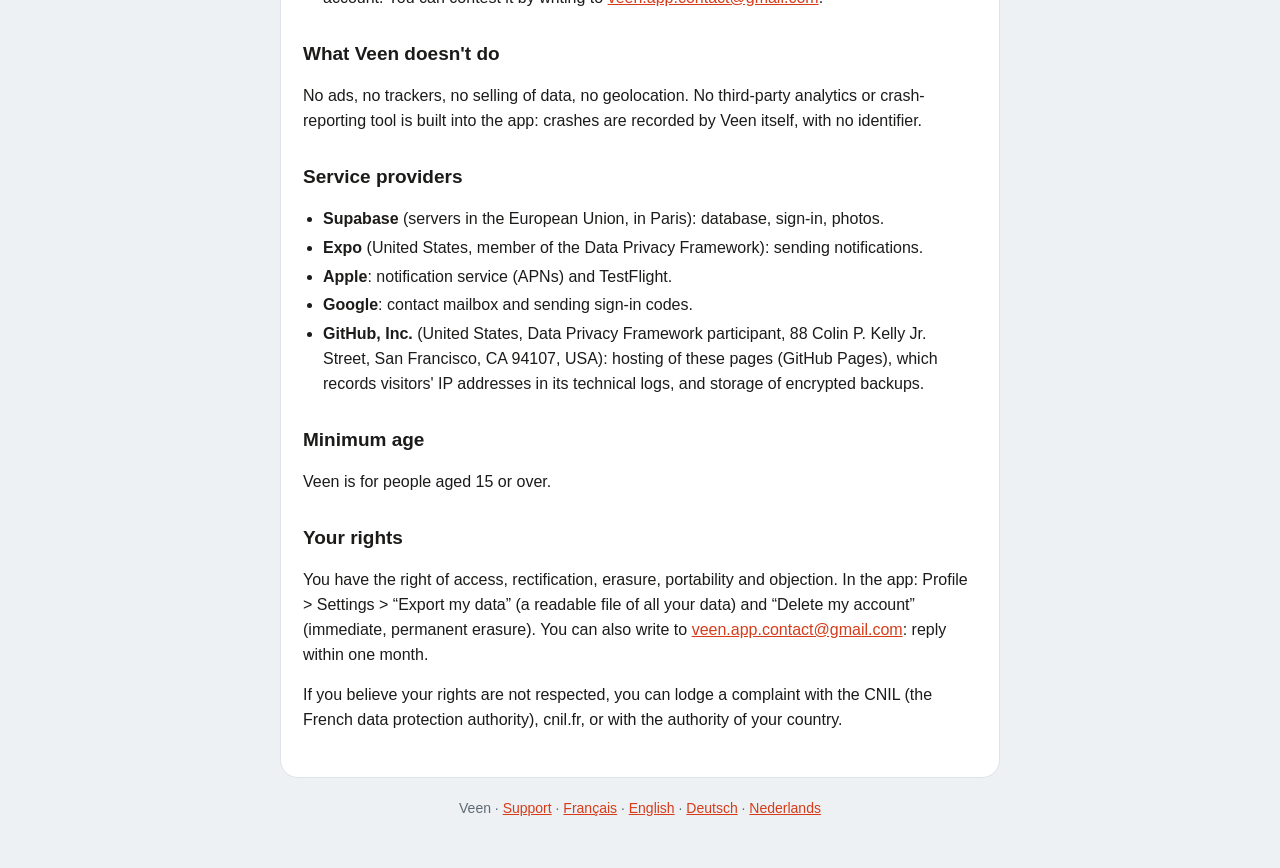
<file: en/privacy/index.html>
<!doctype html>
<html lang="en">
  <head>
    <meta charset="utf-8" />
    <meta name="viewport" content="width=device-width, initial-scale=1, viewport-fit=cover" />
    <meta
      http-equiv="Content-Security-Policy"
      content="default-src 'none'; style-src 'self'; base-uri 'none'; form-action 'none'"
    />
    <meta name="referrer" content="no-referrer" />
    <meta name="theme-color" content="#EDF1F4" />
    <title>Privacy policy · Veen</title>
    <link rel="stylesheet" href="/legal.css" />
  </head>
  <body>
    <header>
      <a class="brand" href="/">Veen</a>
      <nav>
        <a href="/en/terms/">Terms</a>
        <a href="/en/support/">Support</a>
      </nav>
    </header>
    <main>
      <h1>Privacy policy</h1>
      <p class="updated">Updated on 24 November 2026</p>
      <p class="updated">Translation of the French version, which prevails in case of difference.</p>

      <p>
        Veen is an iPhone app for sharing when you're free with chosen groups of friends. This
        page explains what data Veen processes, why, for how long, and what your rights are.
      </p>

      <h2>Data controller</h2>
      <p>
        Veen is published by Thomas LÖFFLER, a private individual, on a personal, non-professional basis.
        Contact: <a href="mailto:veen.app.contact@gmail.com">veen.app.contact@gmail.com</a>.
      </p>

      <h2>Data processed and retention period</h2>
      <table>
        <thead><tr><th>Data</th><th>Retention</th></tr></thead>
        <tbody>
          <tr><td>Account: email address, username, displayed name, photo, app language, notification settings, dates of creation, last opening, age confirmation and acceptance of the terms</td><td>Until the account is deleted. An account not opened for 2 years is deleted, after a warning one month before.</td></tr>
          <tr><td>Friends, groups and their order, invite links, private nicknames</td><td>Until the account (or the friendship) is deleted.</td></tr>
          <tr><td>Slots and replies (“I'm in”, “Maybe”)</td><td>6 months after the date of the slot.</td></tr>
          <tr><td>“I'm free tonight”</td><td>Until midnight on the same day.</td></tr>
          <tr><td>Phone notification tokens</td><td>Until you sign out, or after 90 days without opening Veen.</td></tr>
          <tr><td>Notifications sent</td><td>7 days.</td></tr>
          <tr><td>Messages between friends (they are not end-to-end encrypted)</td><td>Deleted when a friend is removed, on blocking, when either account is deleted, and after 12 months at the latest.</td></tr>
          <tr><td>Reports (with a copy of the reported content)</td><td>1 year after they are handled.</td></tr>
          <tr><td>Blocks (including the one made automatically when you report someone)</td><td>As long as both accounts exist.</td></tr>
          <tr><td>Account suspension (date, and origin: moderation decision or automatic suspension after 3 reports within 24 hours)</td><td>Until the account is restored or deleted.</td></tr>
          <tr><td>Server technical logs</td><td>6 months at most.</td></tr>
          <tr><td>Crash reports (error message, screen, Veen and iOS versions, nothing that identifies you)</td><td>30 days.</td></tr>
          <tr><td>Encrypted database backups</td><td>30 days.</td></tr>
        </tbody>
      </table>
      <p>The place of a slot is free text that you write: Veen never uses your location.</p>

      <h2>Why: the legal bases</h2>
      <ul>
        <li><strong>Performance of the contract</strong> (the terms of use): your account, your friends, your groups, your slots, messages and notifications.</li>
        <li><strong>Legitimate interest</strong>: moderation (reports, blocks, text filtering), service security and fixing crashes, with no individual tracking. Reporting someone blocks them for you. An account reported by three people connected to it within 24 hours is suspended automatically; this suspension is temporary and always reviewed by a person, who restores or deletes the account. You can contest it by writing to <a href="mailto:veen.app.contact@gmail.com">veen.app.contact@gmail.com</a>.</li>
      </ul>

      <h2>What Veen doesn't do</h2>
      <p>
        No ads, no trackers, no selling of data, no geolocation. No third-party analytics or
        crash-reporting tool is built into the app: crashes are recorded by Veen itself, with no
        identifier.
      </p>

      <h2>Service providers</h2>
      <ul>
        <li><strong>Supabase</strong> (servers in the European Union, in Paris): database, sign-in, photos.</li>
        <li><strong>Expo</strong> (United States, member of the Data Privacy Framework): sending notifications.</li>
        <li><strong>Apple</strong>: notification service (APNs) and TestFlight.</li>
        <li><strong>Google</strong>: contact mailbox and sending sign-in codes.</li>
        <li><strong>GitHub, Inc.</strong> (United States, Data Privacy Framework participant, 88 Colin P. Kelly Jr. Street, San Francisco, CA 94107, USA): hosting of these pages (GitHub Pages), which records visitors' IP addresses in its technical logs, and storage of encrypted backups.</li>
      </ul>

      <h2>Minimum age</h2>
      <p>Veen is for people aged 15 or over.</p>

      <h2>Your rights</h2>
      <p>
        You have the right of access, rectification, erasure, portability and objection. In the
        app: Profile &gt; Settings &gt; “Export my data” (a readable file of all your data) and
        “Delete my account” (immediate, permanent erasure). You can also write to <a href="mailto:veen.app.contact@gmail.com">veen.app.contact@gmail.com</a>: reply
        within one month.
      </p>
      <p>
        If you believe your rights are not respected, you can lodge a complaint with the CNIL
        (the French data protection authority), cnil.fr, or with the authority of your country.
      </p>
    </main>
    <footer>Veen · <a href="/en/support/">Support</a> · <a href="/confidentialite/" hreflang="fr">Français</a> · <a href="/en/privacy/" hreflang="en">English</a> · <a href="/de/privacy/" hreflang="de">Deutsch</a> · <a href="/nl/privacy/" hreflang="nl">Nederlands</a></footer>
  </body>
</html>
</file>
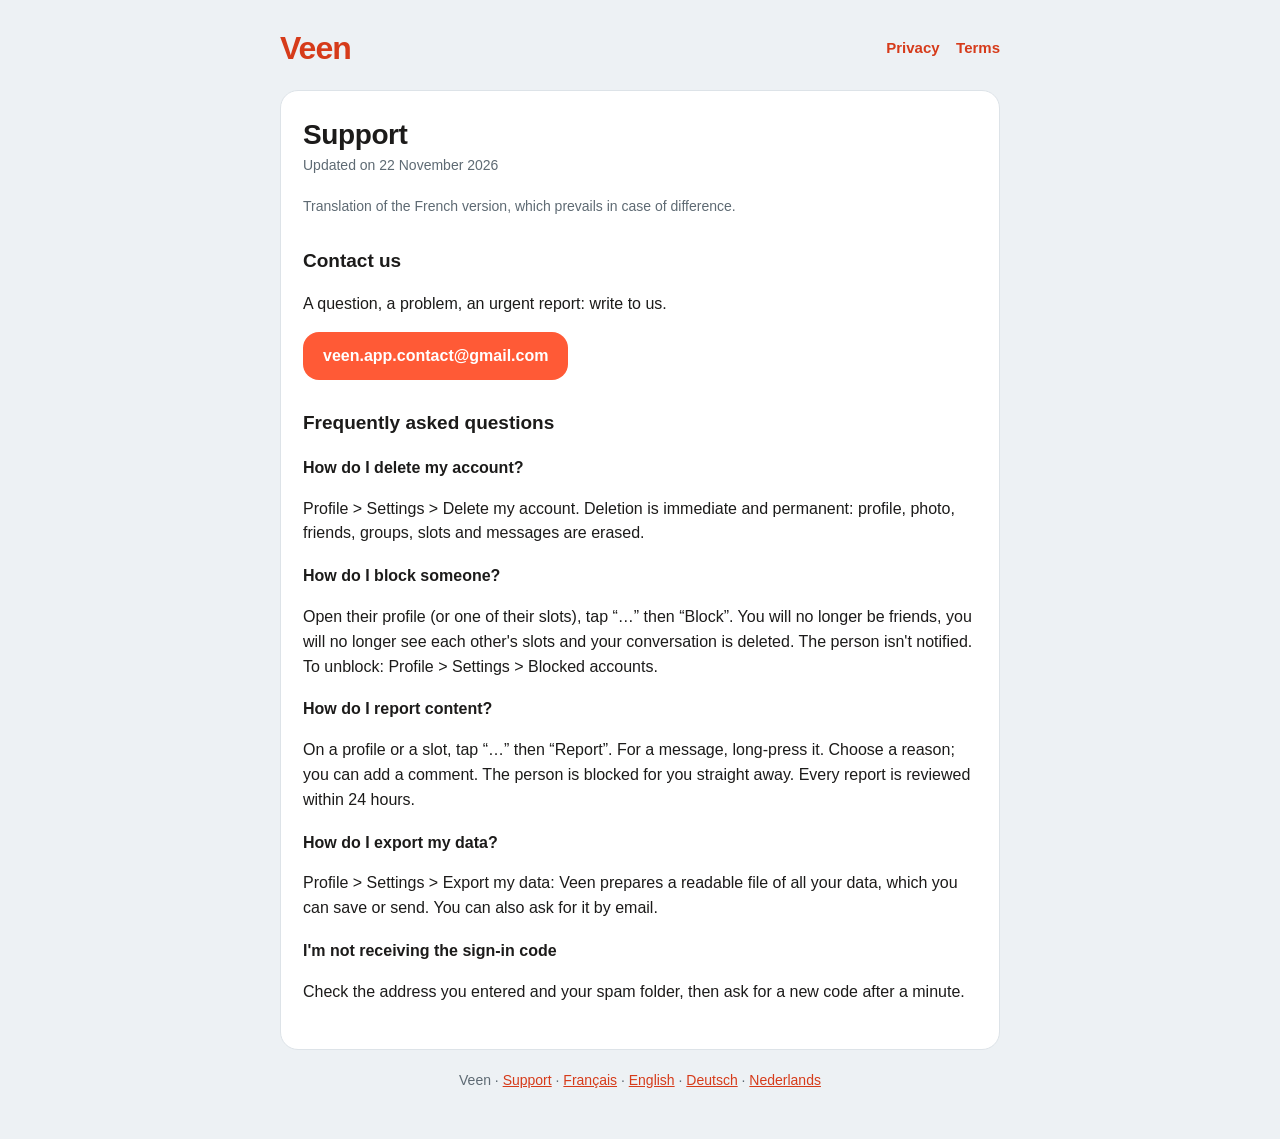
<file: en/support/index.html>
<!doctype html>
<html lang="en">
  <head>
    <meta charset="utf-8" />
    <meta name="viewport" content="width=device-width, initial-scale=1, viewport-fit=cover" />
    <meta
      http-equiv="Content-Security-Policy"
      content="default-src 'none'; style-src 'self'; base-uri 'none'; form-action 'none'"
    />
    <meta name="referrer" content="no-referrer" />
    <meta name="theme-color" content="#EDF1F4" />
    <title>Support · Veen</title>
    <link rel="stylesheet" href="/legal.css" />
  </head>
  <body>
    <header>
      <a class="brand" href="/">Veen</a>
      <nav>
        <a href="/en/privacy/">Privacy</a>
        <a href="/en/terms/">Terms</a>
      </nav>
    </header>
    <main>
      <h1>Support</h1>
      <p class="updated">Updated on 22 November 2026</p>
      <p class="updated">Translation of the French version, which prevails in case of difference.</p>

      <h2>Contact us</h2>
      <p>A question, a problem, an urgent report: write to us.</p>
      <p><a class="button" href="mailto:veen.app.contact@gmail.com">veen.app.contact@gmail.com</a></p>

      <h2>Frequently asked questions</h2>

      <h3>How do I delete my account?</h3>
      <p>
        Profile &gt; Settings &gt; Delete my account. Deletion is immediate and permanent:
        profile, photo, friends, groups, slots and messages are erased.
      </p>

      <h3>How do I block someone?</h3>
      <p>
        Open their profile (or one of their slots), tap “…” then “Block”. You will no longer be
        friends, you will no longer see each other's slots and your conversation is deleted. The
        person isn't notified. To unblock: Profile &gt; Settings &gt; Blocked accounts.
      </p>

      <h3>How do I report content?</h3>
      <p>
        On a profile or a slot, tap “…” then “Report”. For a message, long-press it. Choose a
        reason; you can add a comment. The person is blocked for you straight away. Every report is
        reviewed within 24 hours.
      </p>

      <h3>How do I export my data?</h3>
      <p>
        Profile &gt; Settings &gt; Export my data: Veen prepares a readable file of all your data,
        which you can save or send. You can also ask for it by email.
      </p>

      <h3>I'm not receiving the sign-in code</h3>
      <p>
        Check the address you entered and your spam folder, then ask for a new code after a
        minute.
      </p>
    </main>
    <footer>Veen · <a href="/en/support/">Support</a> · <a href="/confidentialite/" hreflang="fr">Français</a> · <a href="/en/privacy/" hreflang="en">English</a> · <a href="/de/privacy/" hreflang="de">Deutsch</a> · <a href="/nl/privacy/" hreflang="nl">Nederlands</a></footer>
  </body>
</html>
</file>
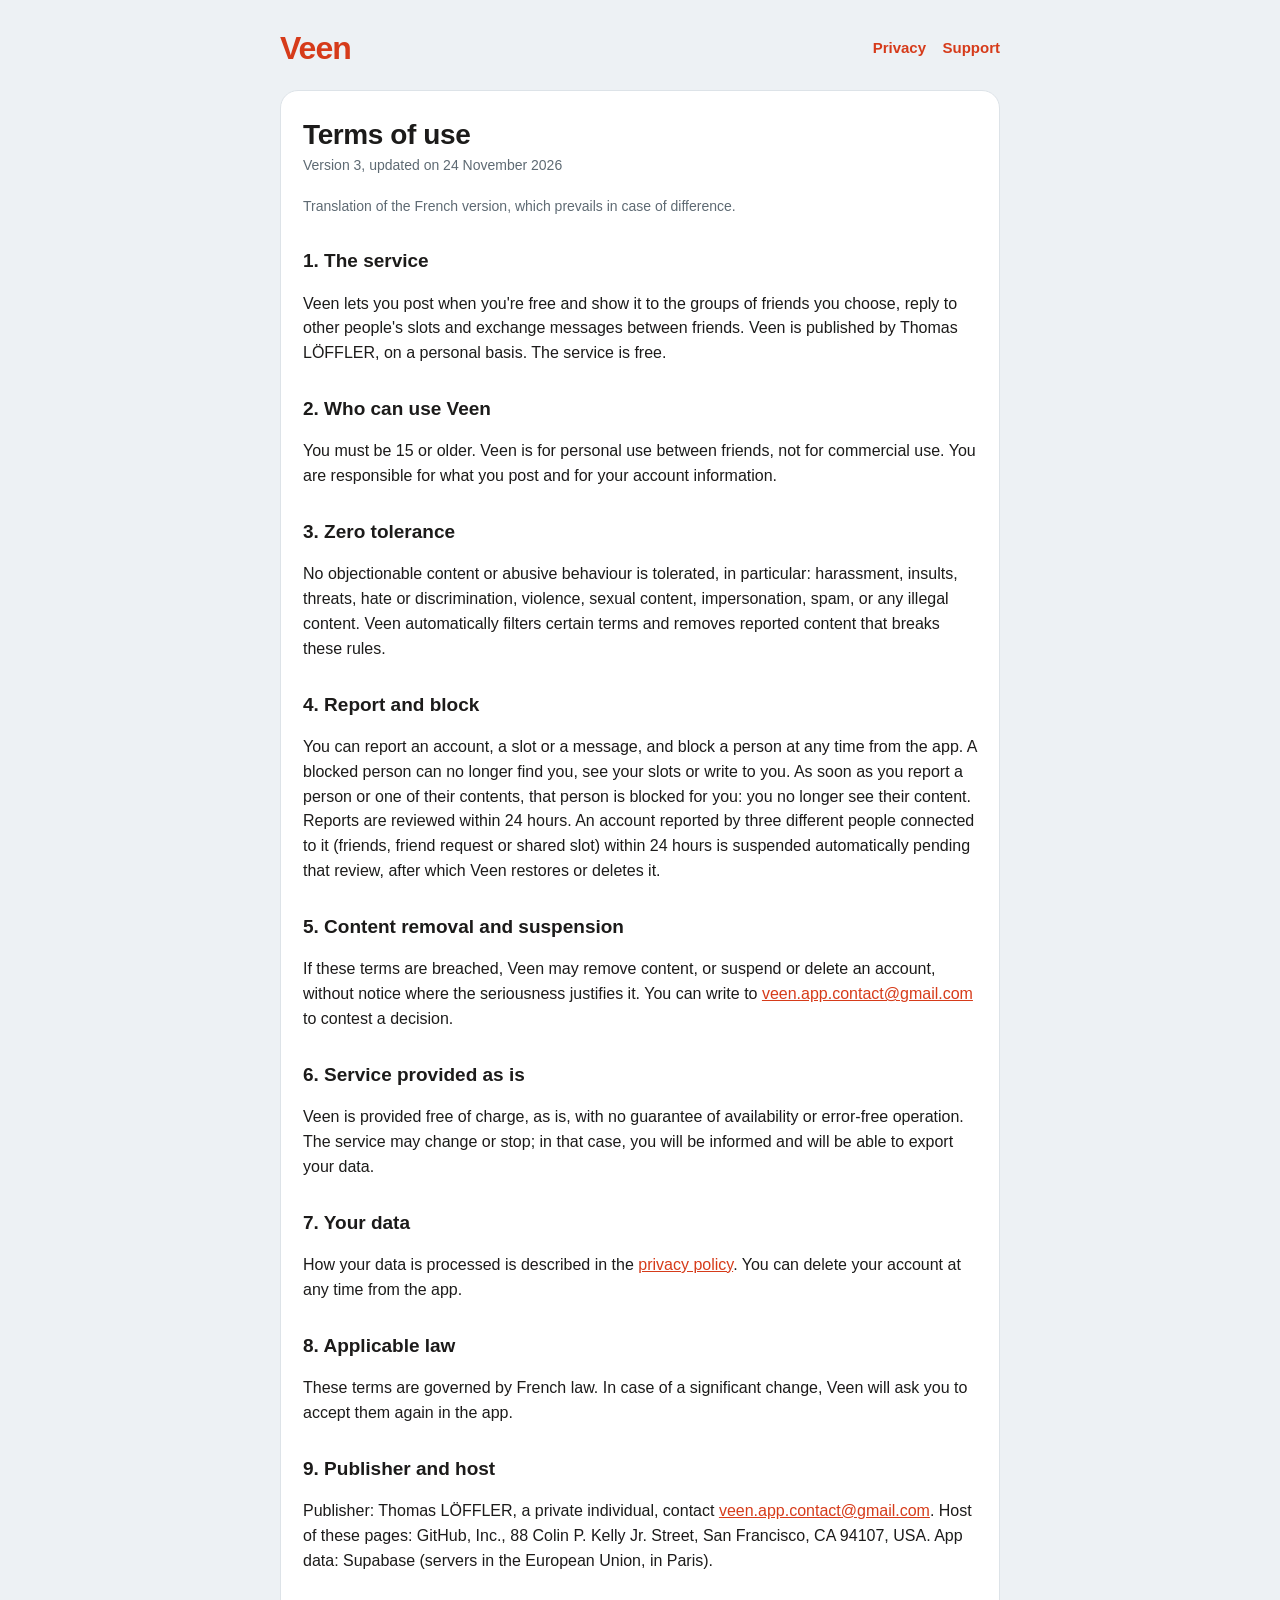
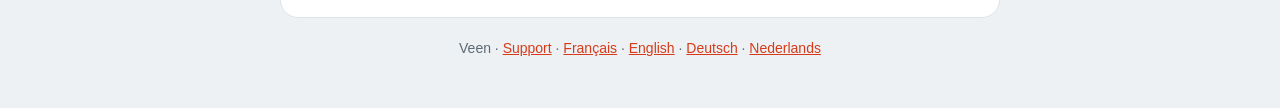
<file: en/terms/index.html>
<!doctype html>
<html lang="en">
  <head>
    <meta charset="utf-8" />
    <meta name="viewport" content="width=device-width, initial-scale=1, viewport-fit=cover" />
    <meta
      http-equiv="Content-Security-Policy"
      content="default-src 'none'; style-src 'self'; base-uri 'none'; form-action 'none'"
    />
    <meta name="referrer" content="no-referrer" />
    <meta name="theme-color" content="#EDF1F4" />
    <title>Terms of use · Veen</title>
    <link rel="stylesheet" href="/legal.css" />
  </head>
  <body>
    <header>
      <a class="brand" href="/">Veen</a>
      <nav>
        <a href="/en/privacy/">Privacy</a>
        <a href="/en/support/">Support</a>
      </nav>
    </header>
    <main>
      <h1>Terms of use</h1>
      <p class="updated">Version 3, updated on 24 November 2026</p>
      <p class="updated">Translation of the French version, which prevails in case of difference.</p>

      <h2>1. The service</h2>
      <p>
        Veen lets you post when you're free and show it to the groups of friends you choose,
        reply to other people's slots and exchange messages between friends. Veen is published by
        Thomas LÖFFLER, on a personal basis. The service is free.
      </p>

      <h2>2. Who can use Veen</h2>
      <p>
        You must be 15 or older. Veen is for personal use between friends, not for commercial
        use. You are responsible for what you post and for your account information.
      </p>

      <h2>3. Zero tolerance</h2>
      <p>
        No objectionable content or abusive behaviour is tolerated, in particular: harassment,
        insults, threats, hate or discrimination, violence, sexual content, impersonation, spam,
        or any illegal content. Veen automatically filters certain terms and removes reported
        content that breaks these rules.
      </p>

      <h2>4. Report and block</h2>
      <p>
        You can report an account, a slot or a message, and block a person at any time from the
        app. A blocked person can no longer find you, see your slots or write to you. As soon as
        you report a person or one of their contents, that person is blocked for you: you no
        longer see their content. Reports are reviewed within 24 hours. An account reported by
        three different people connected to it (friends, friend request or shared slot) within
        24 hours is suspended automatically pending that review, after which Veen restores or
        deletes it.
      </p>

      <h2>5. Content removal and suspension</h2>
      <p>
        If these terms are breached, Veen may remove content, or suspend or delete an account,
        without notice where the seriousness justifies it. You can write to <a href="mailto:veen.app.contact@gmail.com">veen.app.contact@gmail.com</a> to contest a
        decision.
      </p>

      <h2>6. Service provided as is</h2>
      <p>
        Veen is provided free of charge, as is, with no guarantee of availability or error-free
        operation. The service may change or stop; in that case, you will be informed and will be
        able to export your data.
      </p>

      <h2>7. Your data</h2>
      <p>
        How your data is processed is described in the <a href="/en/privacy/">privacy policy</a>.
        You can delete your account at any time from the app.
      </p>

      <h2>8. Applicable law</h2>
      <p>
        These terms are governed by French law. In case of a significant change, Veen will ask
        you to accept them again in the app.
      </p>

      <h2>9. Publisher and host</h2>
      <p>
        Publisher: Thomas LÖFFLER, a private individual, contact
        <a href="mailto:veen.app.contact@gmail.com">veen.app.contact@gmail.com</a>. Host of these
        pages: GitHub, Inc., 88 Colin P. Kelly Jr. Street, San Francisco, CA 94107, USA. App
        data: Supabase (servers in the European Union, in Paris).
      </p>
    </main>
    <footer>Veen · <a href="/en/support/">Support</a> · <a href="/confidentialite/" hreflang="fr">Français</a> · <a href="/en/privacy/" hreflang="en">English</a> · <a href="/de/privacy/" hreflang="de">Deutsch</a> · <a href="/nl/privacy/" hreflang="nl">Nederlands</a></footer>
  </body>
</html>
</file>
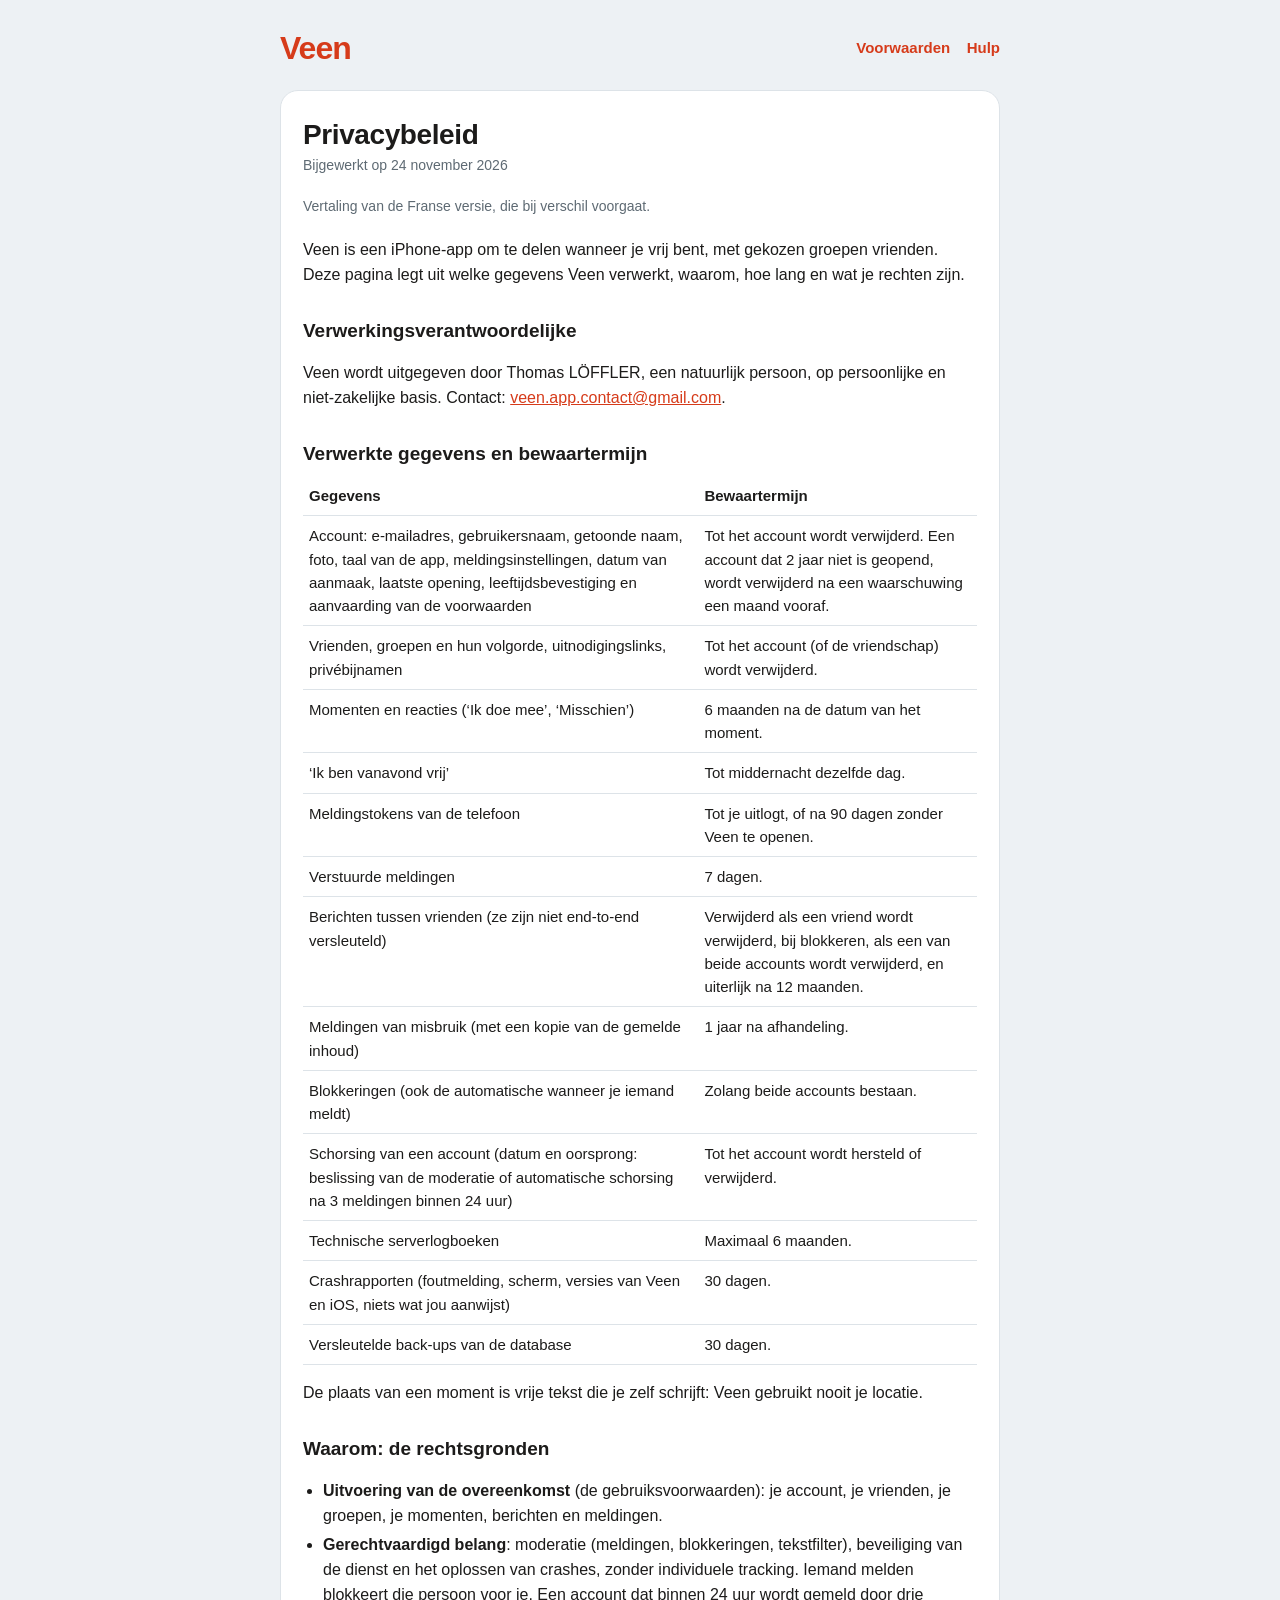
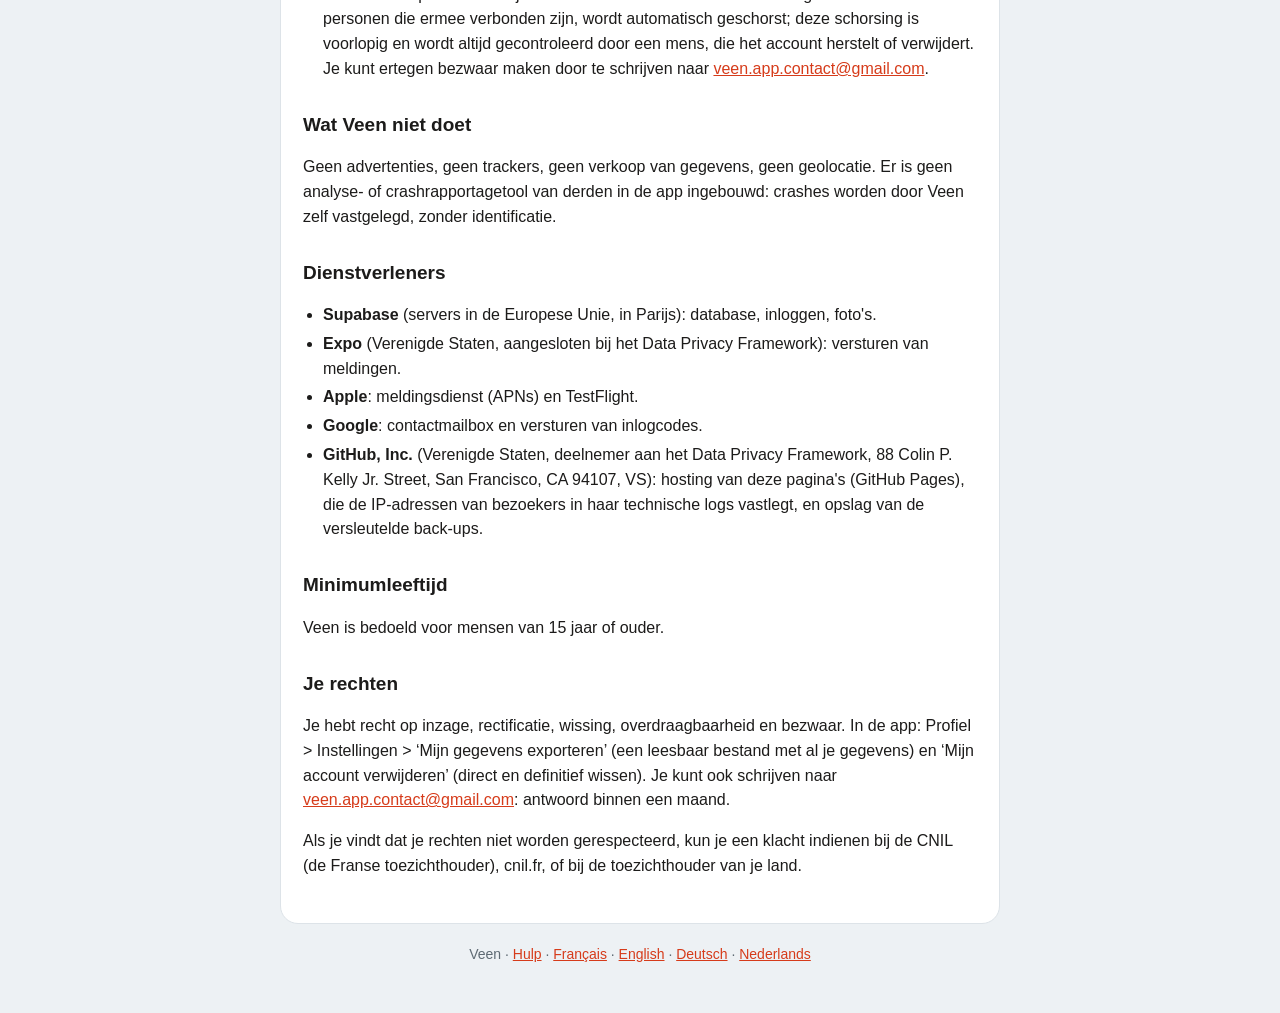
<file: nl/privacy/index.html>
<!doctype html>
<html lang="nl">
  <head>
    <meta charset="utf-8" />
    <meta name="viewport" content="width=device-width, initial-scale=1, viewport-fit=cover" />
    <meta
      http-equiv="Content-Security-Policy"
      content="default-src 'none'; style-src 'self'; base-uri 'none'; form-action 'none'"
    />
    <meta name="referrer" content="no-referrer" />
    <meta name="theme-color" content="#EDF1F4" />
    <title>Privacybeleid · Veen</title>
    <link rel="stylesheet" href="/legal.css" />
  </head>
  <body>
    <header>
      <a class="brand" href="/">Veen</a>
      <nav>
        <a href="/nl/terms/">Voorwaarden</a>
        <a href="/nl/support/">Hulp</a>
      </nav>
    </header>
    <main>
      <h1>Privacybeleid</h1>
      <p class="updated">Bijgewerkt op 24 november 2026</p>
      <p class="updated">Vertaling van de Franse versie, die bij verschil voorgaat.</p>

      <p>
        Veen is een iPhone-app om te delen wanneer je vrij bent, met gekozen groepen vrienden.
        Deze pagina legt uit welke gegevens Veen verwerkt, waarom, hoe lang en wat je rechten
        zijn.
      </p>

      <h2>Verwerkingsverantwoordelijke</h2>
      <p>
        Veen wordt uitgegeven door Thomas LÖFFLER, een natuurlijk persoon, op persoonlijke en niet-zakelijke
        basis. Contact: <a href="mailto:veen.app.contact@gmail.com">veen.app.contact@gmail.com</a>.
      </p>

      <h2>Verwerkte gegevens en bewaartermijn</h2>
      <table>
        <thead><tr><th>Gegevens</th><th>Bewaartermijn</th></tr></thead>
        <tbody>
          <tr><td>Account: e-mailadres, gebruikersnaam, getoonde naam, foto, taal van de app, meldingsinstellingen, datum van aanmaak, laatste opening, leeftijdsbevestiging en aanvaarding van de voorwaarden</td><td>Tot het account wordt verwijderd. Een account dat 2 jaar niet is geopend, wordt verwijderd na een waarschuwing een maand vooraf.</td></tr>
          <tr><td>Vrienden, groepen en hun volgorde, uitnodigingslinks, privébijnamen</td><td>Tot het account (of de vriendschap) wordt verwijderd.</td></tr>
          <tr><td>Momenten en reacties (‘Ik doe mee’, ‘Misschien’)</td><td>6 maanden na de datum van het moment.</td></tr>
          <tr><td>‘Ik ben vanavond vrij’</td><td>Tot middernacht dezelfde dag.</td></tr>
          <tr><td>Meldingstokens van de telefoon</td><td>Tot je uitlogt, of na 90 dagen zonder Veen te openen.</td></tr>
          <tr><td>Verstuurde meldingen</td><td>7 dagen.</td></tr>
          <tr><td>Berichten tussen vrienden (ze zijn niet end-to-end versleuteld)</td><td>Verwijderd als een vriend wordt verwijderd, bij blokkeren, als een van beide accounts wordt verwijderd, en uiterlijk na 12 maanden.</td></tr>
          <tr><td>Meldingen van misbruik (met een kopie van de gemelde inhoud)</td><td>1 jaar na afhandeling.</td></tr>
          <tr><td>Blokkeringen (ook de automatische wanneer je iemand meldt)</td><td>Zolang beide accounts bestaan.</td></tr>
          <tr><td>Schorsing van een account (datum en oorsprong: beslissing van de moderatie of automatische schorsing na 3 meldingen binnen 24 uur)</td><td>Tot het account wordt hersteld of verwijderd.</td></tr>
          <tr><td>Technische serverlogboeken</td><td>Maximaal 6 maanden.</td></tr>
          <tr><td>Crashrapporten (foutmelding, scherm, versies van Veen en iOS, niets wat jou aanwijst)</td><td>30 dagen.</td></tr>
          <tr><td>Versleutelde back-ups van de database</td><td>30 dagen.</td></tr>
        </tbody>
      </table>
      <p>De plaats van een moment is vrije tekst die je zelf schrijft: Veen gebruikt nooit je locatie.</p>

      <h2>Waarom: de rechtsgronden</h2>
      <ul>
        <li><strong>Uitvoering van de overeenkomst</strong> (de gebruiksvoorwaarden): je account, je vrienden, je groepen, je momenten, berichten en meldingen.</li>
        <li><strong>Gerechtvaardigd belang</strong>: moderatie (meldingen, blokkeringen, tekstfilter), beveiliging van de dienst en het oplossen van crashes, zonder individuele tracking. Iemand melden blokkeert die persoon voor je. Een account dat binnen 24 uur wordt gemeld door drie personen die ermee verbonden zijn, wordt automatisch geschorst; deze schorsing is voorlopig en wordt altijd gecontroleerd door een mens, die het account herstelt of verwijdert. Je kunt ertegen bezwaar maken door te schrijven naar <a href="mailto:veen.app.contact@gmail.com">veen.app.contact@gmail.com</a>.</li>
      </ul>

      <h2>Wat Veen niet doet</h2>
      <p>
        Geen advertenties, geen trackers, geen verkoop van gegevens, geen geolocatie. Er is geen
        analyse- of crashrapportagetool van derden in de app ingebouwd: crashes worden door Veen
        zelf vastgelegd, zonder identificatie.
      </p>

      <h2>Dienstverleners</h2>
      <ul>
        <li><strong>Supabase</strong> (servers in de Europese Unie, in Parijs): database, inloggen, foto's.</li>
        <li><strong>Expo</strong> (Verenigde Staten, aangesloten bij het Data Privacy Framework): versturen van meldingen.</li>
        <li><strong>Apple</strong>: meldingsdienst (APNs) en TestFlight.</li>
        <li><strong>Google</strong>: contactmailbox en versturen van inlogcodes.</li>
        <li><strong>GitHub, Inc.</strong> (Verenigde Staten, deelnemer aan het Data Privacy Framework, 88 Colin P. Kelly Jr. Street, San Francisco, CA 94107, VS): hosting van deze pagina's (GitHub Pages), die de IP-adressen van bezoekers in haar technische logs vastlegt, en opslag van de versleutelde back-ups.</li>
      </ul>

      <h2>Minimumleeftijd</h2>
      <p>Veen is bedoeld voor mensen van 15 jaar of ouder.</p>

      <h2>Je rechten</h2>
      <p>
        Je hebt recht op inzage, rectificatie, wissing, overdraagbaarheid en bezwaar. In de app:
        Profiel &gt; Instellingen &gt; ‘Mijn gegevens exporteren’ (een leesbaar bestand met al je
        gegevens) en ‘Mijn account verwijderen’ (direct en definitief wissen). Je kunt ook
        schrijven naar <a href="mailto:veen.app.contact@gmail.com">veen.app.contact@gmail.com</a>: antwoord binnen een maand.
      </p>
      <p>
        Als je vindt dat je rechten niet worden gerespecteerd, kun je een klacht indienen bij de
        CNIL (de Franse toezichthouder), cnil.fr, of bij de toezichthouder van je land.
      </p>
    </main>
    <footer>Veen · <a href="/nl/support/">Hulp</a> · <a href="/confidentialite/" hreflang="fr">Français</a> · <a href="/en/privacy/" hreflang="en">English</a> · <a href="/de/privacy/" hreflang="de">Deutsch</a> · <a href="/nl/privacy/" hreflang="nl">Nederlands</a></footer>
  </body>
</html>
</file>
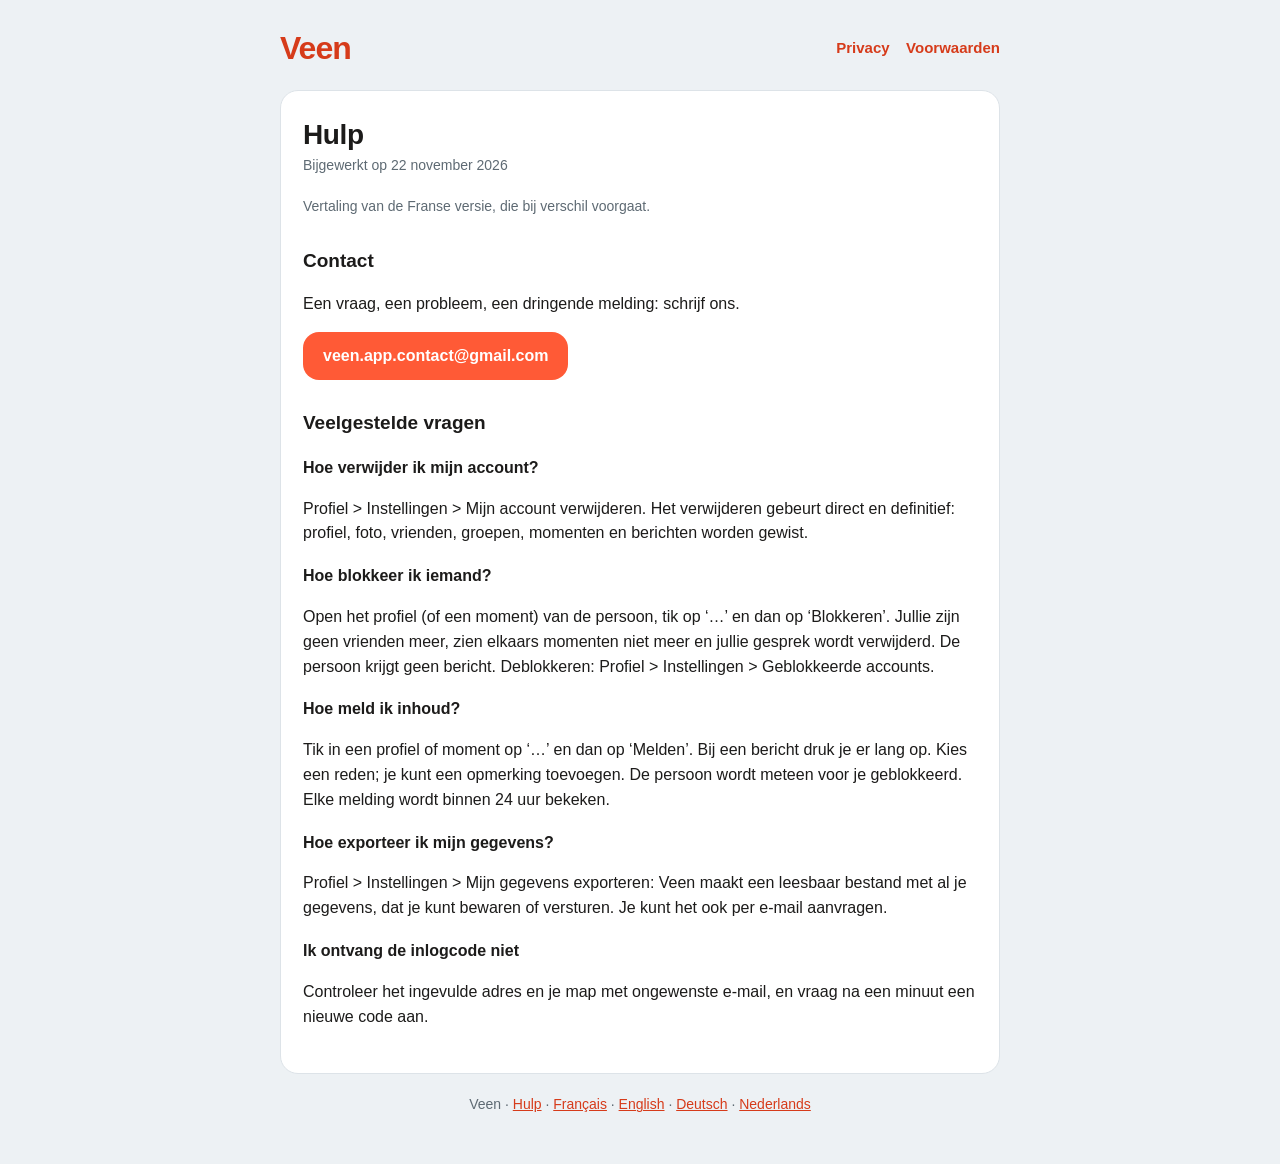
<file: nl/support/index.html>
<!doctype html>
<html lang="nl">
  <head>
    <meta charset="utf-8" />
    <meta name="viewport" content="width=device-width, initial-scale=1, viewport-fit=cover" />
    <meta
      http-equiv="Content-Security-Policy"
      content="default-src 'none'; style-src 'self'; base-uri 'none'; form-action 'none'"
    />
    <meta name="referrer" content="no-referrer" />
    <meta name="theme-color" content="#EDF1F4" />
    <title>Hulp · Veen</title>
    <link rel="stylesheet" href="/legal.css" />
  </head>
  <body>
    <header>
      <a class="brand" href="/">Veen</a>
      <nav>
        <a href="/nl/privacy/">Privacy</a>
        <a href="/nl/terms/">Voorwaarden</a>
      </nav>
    </header>
    <main>
      <h1>Hulp</h1>
      <p class="updated">Bijgewerkt op 22 november 2026</p>
      <p class="updated">Vertaling van de Franse versie, die bij verschil voorgaat.</p>

      <h2>Contact</h2>
      <p>Een vraag, een probleem, een dringende melding: schrijf ons.</p>
      <p><a class="button" href="mailto:veen.app.contact@gmail.com">veen.app.contact@gmail.com</a></p>

      <h2>Veelgestelde vragen</h2>

      <h3>Hoe verwijder ik mijn account?</h3>
      <p>
        Profiel &gt; Instellingen &gt; Mijn account verwijderen. Het verwijderen gebeurt direct en
        definitief: profiel, foto, vrienden, groepen, momenten en berichten worden gewist.
      </p>

      <h3>Hoe blokkeer ik iemand?</h3>
      <p>
        Open het profiel (of een moment) van de persoon, tik op ‘…’ en dan op ‘Blokkeren’.
        Jullie zijn geen vrienden meer, zien elkaars momenten niet meer en jullie gesprek wordt
        verwijderd. De persoon krijgt geen bericht. Deblokkeren: Profiel &gt; Instellingen &gt;
        Geblokkeerde accounts.
      </p>

      <h3>Hoe meld ik inhoud?</h3>
      <p>
        Tik in een profiel of moment op ‘…’ en dan op ‘Melden’. Bij een bericht druk je er lang
        op. Kies een reden; je kunt een opmerking toevoegen. De persoon wordt meteen voor je
        geblokkeerd. Elke melding wordt binnen 24 uur bekeken.
      </p>

      <h3>Hoe exporteer ik mijn gegevens?</h3>
      <p>
        Profiel &gt; Instellingen &gt; Mijn gegevens exporteren: Veen maakt een leesbaar bestand
        met al je gegevens, dat je kunt bewaren of versturen. Je kunt het ook per e-mail
        aanvragen.
      </p>

      <h3>Ik ontvang de inlogcode niet</h3>
      <p>
        Controleer het ingevulde adres en je map met ongewenste e-mail, en vraag na een minuut
        een nieuwe code aan.
      </p>
    </main>
    <footer>Veen · <a href="/nl/support/">Hulp</a> · <a href="/confidentialite/" hreflang="fr">Français</a> · <a href="/en/privacy/" hreflang="en">English</a> · <a href="/de/privacy/" hreflang="de">Deutsch</a> · <a href="/nl/privacy/" hreflang="nl">Nederlands</a></footer>
  </body>
</html>
</file>
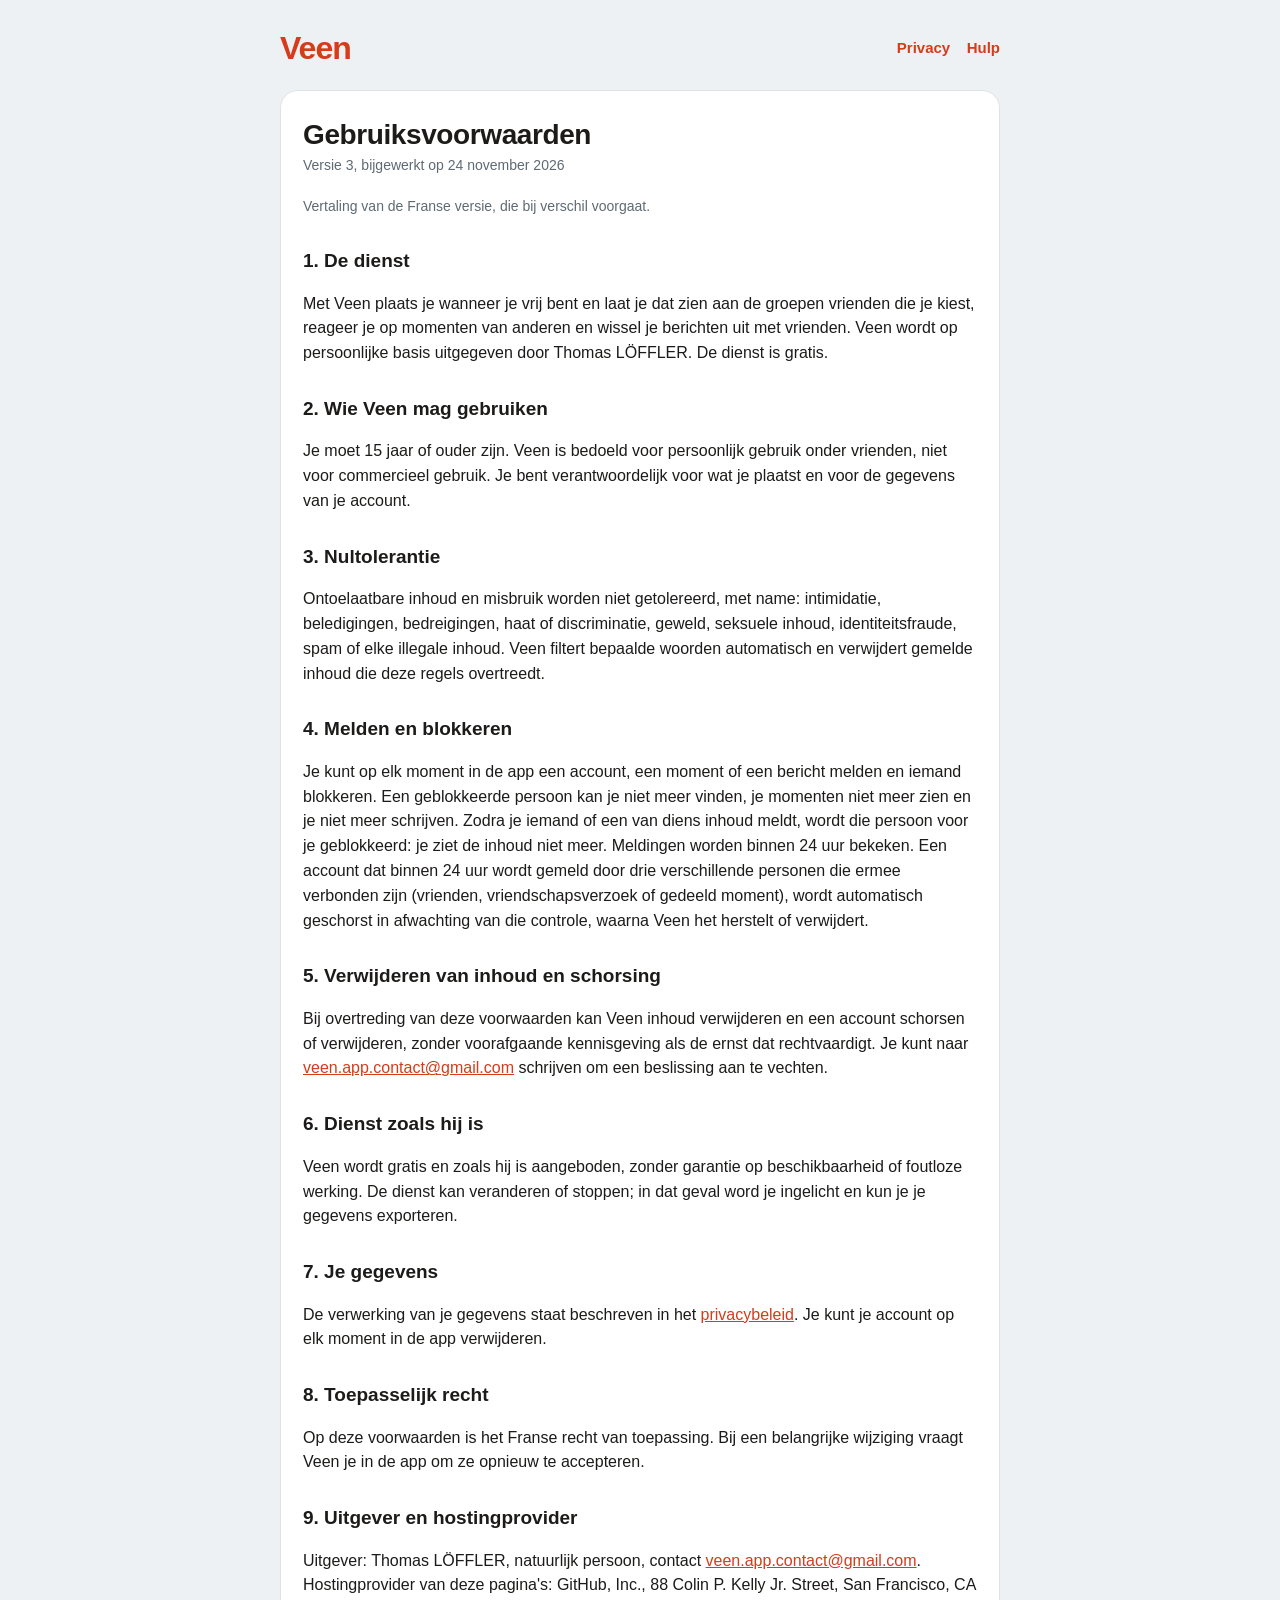
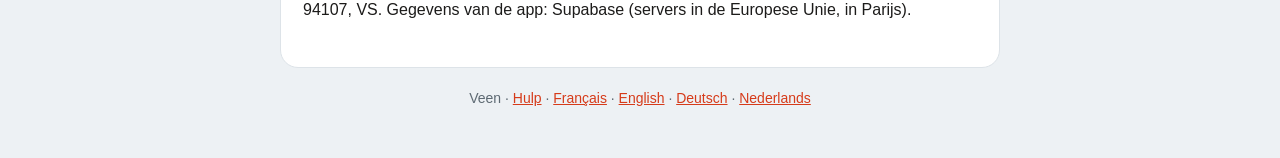
<file: nl/terms/index.html>
<!doctype html>
<html lang="nl">
  <head>
    <meta charset="utf-8" />
    <meta name="viewport" content="width=device-width, initial-scale=1, viewport-fit=cover" />
    <meta
      http-equiv="Content-Security-Policy"
      content="default-src 'none'; style-src 'self'; base-uri 'none'; form-action 'none'"
    />
    <meta name="referrer" content="no-referrer" />
    <meta name="theme-color" content="#EDF1F4" />
    <title>Gebruiksvoorwaarden · Veen</title>
    <link rel="stylesheet" href="/legal.css" />
  </head>
  <body>
    <header>
      <a class="brand" href="/">Veen</a>
      <nav>
        <a href="/nl/privacy/">Privacy</a>
        <a href="/nl/support/">Hulp</a>
      </nav>
    </header>
    <main>
      <h1>Gebruiksvoorwaarden</h1>
      <p class="updated">Versie 3, bijgewerkt op 24 november 2026</p>
      <p class="updated">Vertaling van de Franse versie, die bij verschil voorgaat.</p>

      <h2>1. De dienst</h2>
      <p>
        Met Veen plaats je wanneer je vrij bent en laat je dat zien aan de groepen vrienden die
        je kiest, reageer je op momenten van anderen en wissel je berichten uit met vrienden.
        Veen wordt op persoonlijke basis uitgegeven door Thomas LÖFFLER. De dienst is gratis.
      </p>

      <h2>2. Wie Veen mag gebruiken</h2>
      <p>
        Je moet 15 jaar of ouder zijn. Veen is bedoeld voor persoonlijk gebruik onder vrienden,
        niet voor commercieel gebruik. Je bent verantwoordelijk voor wat je plaatst en voor de
        gegevens van je account.
      </p>

      <h2>3. Nultolerantie</h2>
      <p>
        Ontoelaatbare inhoud en misbruik worden niet getolereerd, met name: intimidatie,
        beledigingen, bedreigingen, haat of discriminatie, geweld, seksuele inhoud,
        identiteitsfraude, spam of elke illegale inhoud. Veen filtert bepaalde woorden
        automatisch en verwijdert gemelde inhoud die deze regels overtreedt.
      </p>

      <h2>4. Melden en blokkeren</h2>
      <p>
        Je kunt op elk moment in de app een account, een moment of een bericht melden en iemand
        blokkeren. Een geblokkeerde persoon kan je niet meer vinden, je momenten niet meer zien
        en je niet meer schrijven. Zodra je iemand of een van diens inhoud meldt, wordt die
        persoon voor je geblokkeerd: je ziet de inhoud niet meer. Meldingen worden binnen 24 uur
        bekeken. Een account dat binnen 24 uur wordt gemeld door drie verschillende personen die
        ermee verbonden zijn (vrienden, vriendschapsverzoek of gedeeld moment), wordt automatisch
        geschorst in afwachting van die controle, waarna Veen het herstelt of verwijdert.
      </p>

      <h2>5. Verwijderen van inhoud en schorsing</h2>
      <p>
        Bij overtreding van deze voorwaarden kan Veen inhoud verwijderen en een account schorsen
        of verwijderen, zonder voorafgaande kennisgeving als de ernst dat rechtvaardigt. Je kunt
        naar <a href="mailto:veen.app.contact@gmail.com">veen.app.contact@gmail.com</a> schrijven om een beslissing aan te vechten.
      </p>

      <h2>6. Dienst zoals hij is</h2>
      <p>
        Veen wordt gratis en zoals hij is aangeboden, zonder garantie op beschikbaarheid of
        foutloze werking. De dienst kan veranderen of stoppen; in dat geval word je ingelicht en
        kun je je gegevens exporteren.
      </p>

      <h2>7. Je gegevens</h2>
      <p>
        De verwerking van je gegevens staat beschreven in het
        <a href="/nl/privacy/">privacybeleid</a>. Je kunt je account op elk moment in de app
        verwijderen.
      </p>

      <h2>8. Toepasselijk recht</h2>
      <p>
        Op deze voorwaarden is het Franse recht van toepassing. Bij een belangrijke wijziging
        vraagt Veen je in de app om ze opnieuw te accepteren.
      </p>

      <h2>9. Uitgever en hostingprovider</h2>
      <p>
        Uitgever: Thomas LÖFFLER, natuurlijk persoon, contact
        <a href="mailto:veen.app.contact@gmail.com">veen.app.contact@gmail.com</a>.
        Hostingprovider van deze pagina's: GitHub, Inc., 88 Colin P. Kelly Jr. Street, San
        Francisco, CA 94107, VS. Gegevens van de app: Supabase (servers in de Europese Unie, in
        Parijs).
      </p>
    </main>
    <footer>Veen · <a href="/nl/support/">Hulp</a> · <a href="/confidentialite/" hreflang="fr">Français</a> · <a href="/en/privacy/" hreflang="en">English</a> · <a href="/de/privacy/" hreflang="de">Deutsch</a> · <a href="/nl/privacy/" hreflang="nl">Nederlands</a></footer>
  </body>
</html>
</file>
<file: legal.css>
/* Pages légales et assistance de Veen (jalon 9.4). Identité « Braise » : fond Brume, texte blanc
   sur l'orange. Aucune ressource externe. */
:root {
  --brume: #edf1f4;
  --card: #ffffff;
  --ink: #1c1b1a;
  --muted: #5e6a73;
  --line: #dde3e8;
  --braise: #ff5a36;
  --braise-strong: #d63b1a;
  --on-braise: #ffffff;
}
* {
  box-sizing: border-box;
}
body {
  margin: 0;
  padding: 24px 16px 48px;
  background: var(--brume);
  color: var(--ink);
  font-family: -apple-system, BlinkMacSystemFont, 'Helvetica Neue', Helvetica, Arial, sans-serif;
  font-size: 16px;
  line-height: 1.55;
  -webkit-text-size-adjust: 100%;
}
header,
main,
footer {
  max-width: 720px;
  margin: 0 auto;
}
header {
  display: flex;
  align-items: center;
  justify-content: space-between;
  gap: 12px;
  margin-bottom: 16px;
}
.brand {
  font-size: 32px;
  font-weight: 800;
  letter-spacing: -1px;
  color: var(--braise-strong);
  text-decoration: none;
}
nav a {
  color: var(--braise-strong);
  font-weight: 600;
  text-decoration: none;
  margin-left: 12px;
  font-size: 15px;
}
main {
  background: var(--card);
  border: 1px solid var(--line);
  border-radius: 18px;
  padding: 28px 22px;
}
h1 {
  font-size: 28px;
  font-weight: 800;
  letter-spacing: -0.4px;
  line-height: 1.15;
  margin: 0 0 4px;
}
h2 {
  font-size: 19px;
  font-weight: 700;
  margin: 28px 0 8px;
}
h3 {
  font-size: 16px;
  font-weight: 700;
  margin: 18px 0 4px;
}
.updated {
  color: var(--muted);
  font-size: 14px;
  margin: 0 0 20px;
}
a {
  color: var(--braise-strong);
}
ul {
  padding-left: 20px;
}
li {
  margin: 4px 0;
}
table {
  width: 100%;
  border-collapse: collapse;
  font-size: 15px;
}
th,
td {
  text-align: left;
  vertical-align: top;
  padding: 8px 6px;
  border-bottom: 1px solid var(--line);
}
.button {
  display: inline-flex;
  align-items: center;
  justify-content: center;
  min-height: 48px;
  padding: 0 20px;
  border-radius: 16px;
  background: var(--braise);
  color: var(--on-braise);
  font-weight: 700;
  text-decoration: none;
}
footer {
  color: var(--muted);
  font-size: 14px;
  text-align: center;
  margin-top: 20px;
}
</file>
